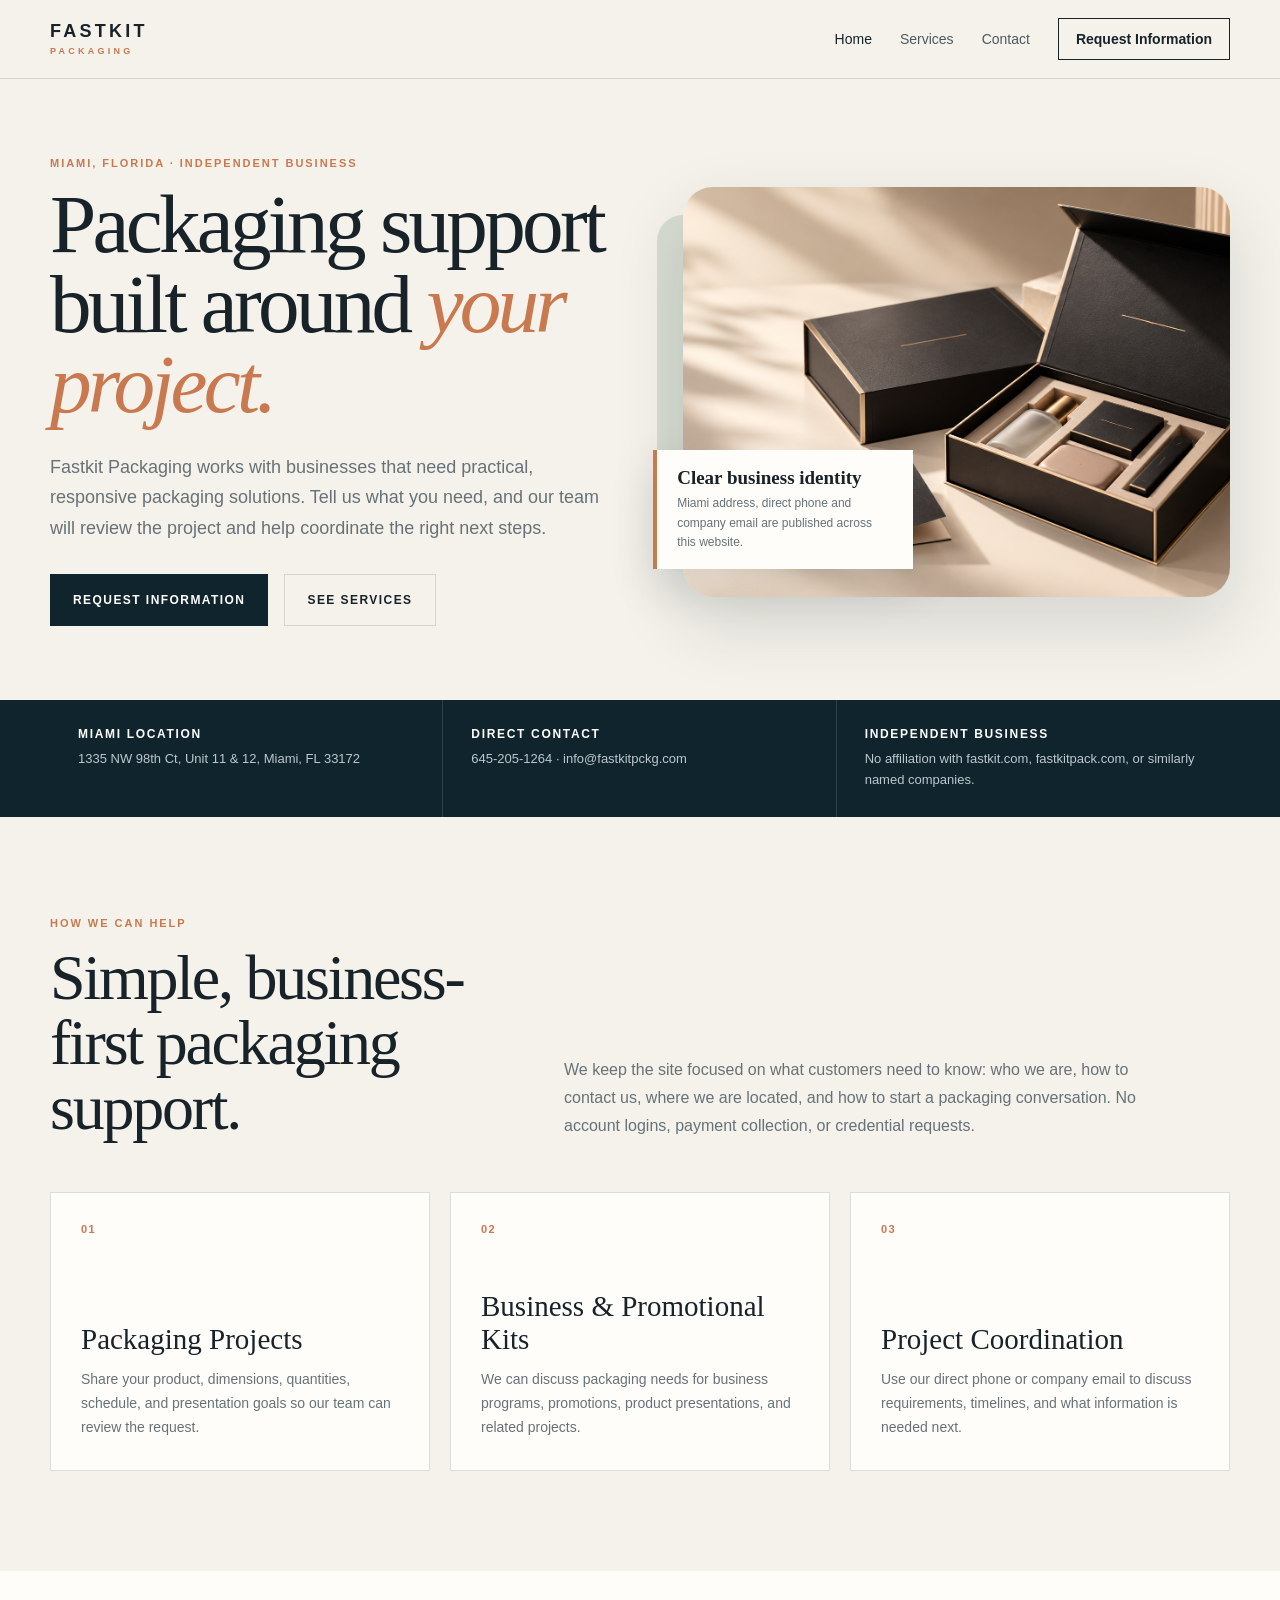
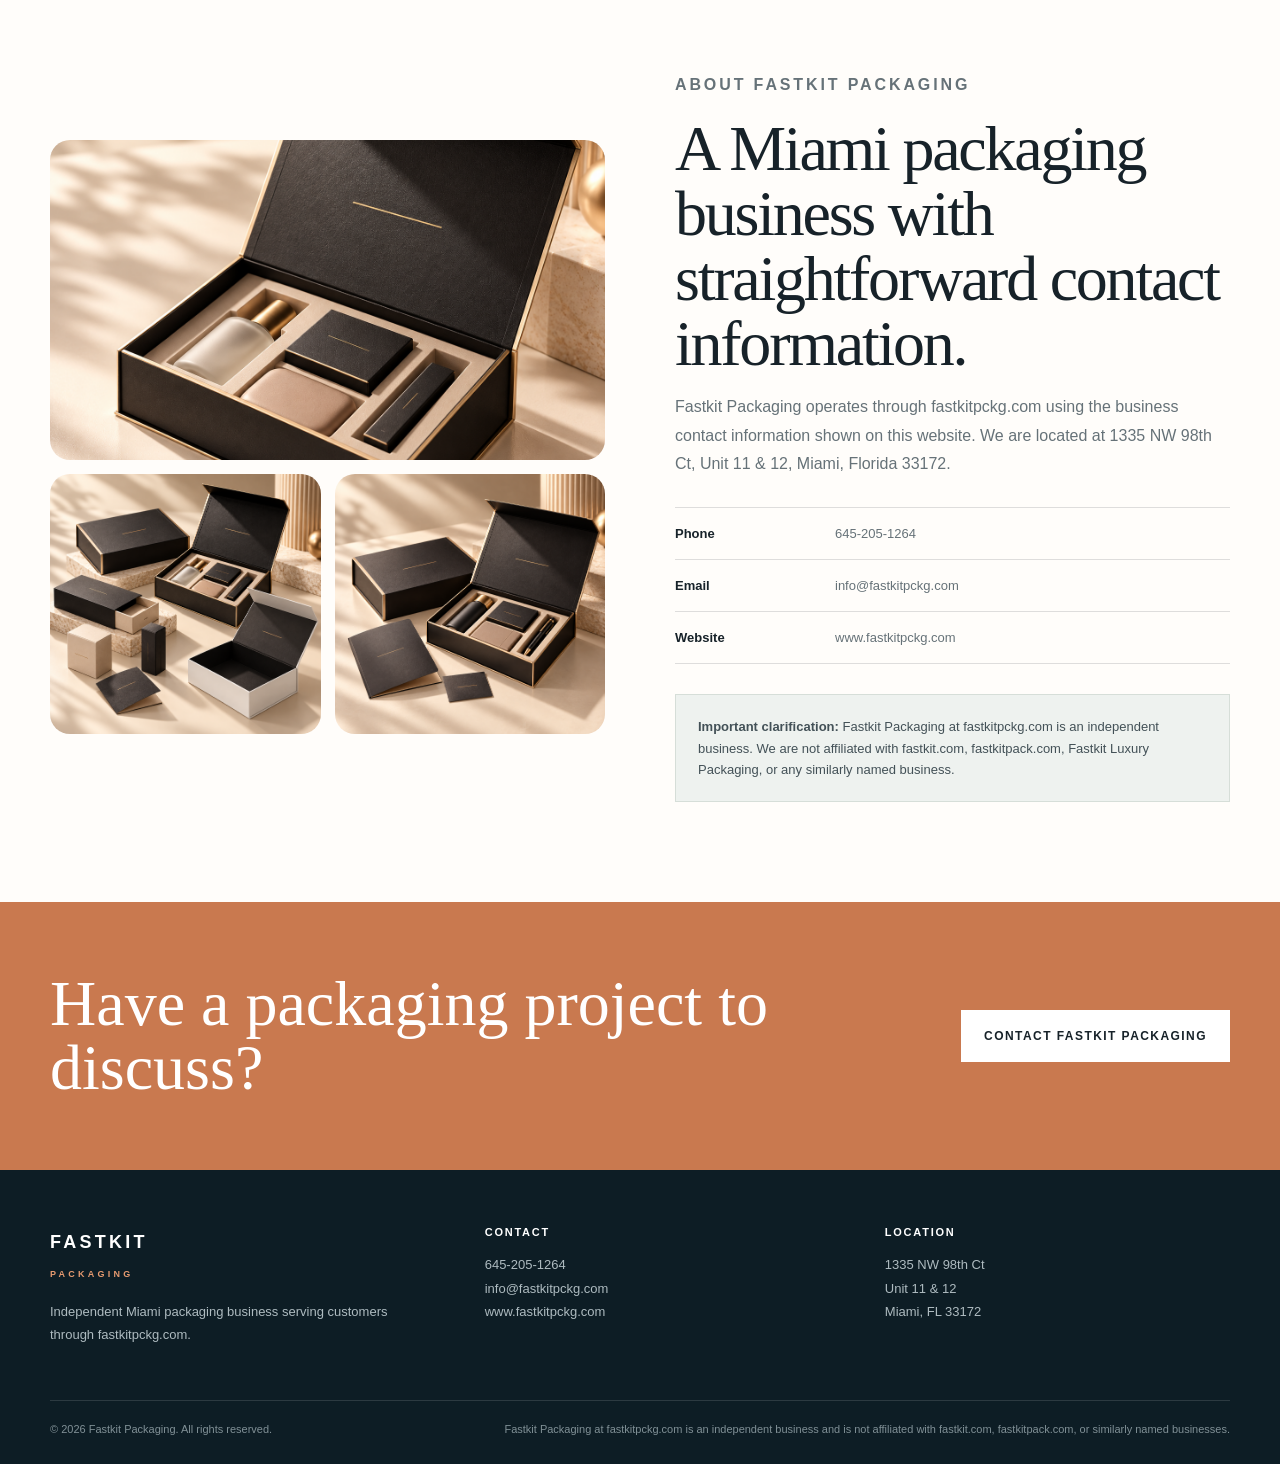
<file: index.html>
<!doctype html><html lang="en"><head><meta charset="utf-8"><meta name="viewport" content="width=device-width,initial-scale=1"><meta name="description" content="Fastkit Packaging is an independent Miami packaging business at 1335 NW 98th Ct, Unit 11 & 12, Miami, FL 33172."><meta name="theme-color" content="#10242e"><link rel="canonical" href="https://fastkitpckg.com/"><title>Fastkit Packaging | Miami Packaging Solutions</title><style>
:root{
  --ink:#172229;
  --navy:#10242e;
  --navy2:#183743;
  --cream:#f5f2eb;
  --paper:#fffdfa;
  --mist:#e8ece8;
  --sage:#9caf9e;
  --rust:#c9794f;
  --muted:#667278;
  --line:rgba(23,34,41,.14);
  --white:#fff;
  --shadow:0 28px 70px rgba(16,36,46,.14);
  --radius:26px;
  --serif:Georgia,'Times New Roman',serif;
  --sans:Inter,ui-sans-serif,-apple-system,BlinkMacSystemFont,'Segoe UI',Arial,sans-serif;
}
*{box-sizing:border-box}
html{scroll-behavior:smooth}
body{margin:0;background:var(--cream);color:var(--ink);font-family:var(--sans);-webkit-font-smoothing:antialiased}
a{color:inherit;text-decoration:none}
img{display:block;max-width:100%}
button,input,textarea,select{font:inherit}
.container{width:min(1180px,calc(100% - 48px));margin:0 auto}
.site-header{position:sticky;top:0;z-index:50;background:rgba(245,242,235,.92);backdrop-filter:blur(14px);border-bottom:1px solid var(--line)}
.navbar{display:flex;align-items:center;justify-content:space-between;min-height:78px;gap:30px}
.wordmark{display:flex;flex-direction:column;line-height:1}
.wordmark strong{font-size:18px;letter-spacing:.18em;font-weight:800}
.wordmark span{font-size:9px;letter-spacing:.36em;color:var(--rust);font-weight:800;margin-top:7px}
.nav{display:flex;align-items:center;gap:28px;font-size:14px}
.nav a{color:#4d5a60}.nav a:hover,.nav a.active{color:var(--ink)}
.nav-cta{padding:12px 17px;border:1px solid var(--ink);color:var(--ink)!important;font-weight:700}
.menu-btn{display:none;border:0;background:transparent;font-size:25px;color:var(--ink)}
.eyebrow{text-transform:uppercase;letter-spacing:.18em;font-size:11px;font-weight:800;color:var(--rust);margin:0 0 16px}
.hero{padding:78px 0 74px;overflow:hidden}
.hero-grid{display:grid;grid-template-columns:1.02fr .98fr;gap:64px;align-items:center}
.hero h1,.page-hero h1{font-family:var(--serif);font-weight:400;letter-spacing:-.045em;line-height:.96;margin:0}
.hero h1{font-size:clamp(55px,6.5vw,92px);max-width:760px}
.hero h1 em{font-weight:400;color:var(--rust)}
.hero-copy>p:not(.eyebrow){font-size:18px;line-height:1.7;color:var(--muted);max-width:650px;margin:27px 0 31px}
.actions{display:flex;align-items:center;gap:16px;flex-wrap:wrap}
.btn{display:inline-flex;align-items:center;justify-content:center;min-height:52px;padding:0 22px;background:var(--navy);color:white;font-size:12px;text-transform:uppercase;letter-spacing:.12em;font-weight:800;border:1px solid var(--navy)}
.btn:hover{background:var(--navy2)}
.btn.secondary{background:transparent;color:var(--ink);border-color:var(--line)}
.hero-media{position:relative}
.hero-media:before{content:'';position:absolute;left:-26px;top:28px;width:38%;height:76%;background:var(--sage);opacity:.33;z-index:-1;border-radius:26px}
.hero-media img{width:100%;aspect-ratio:4/3;object-fit:cover;border-radius:30px;box-shadow:var(--shadow)}
.hero-note{position:absolute;left:-30px;bottom:28px;background:var(--paper);padding:17px 20px;box-shadow:0 18px 45px rgba(16,36,46,.14);border-left:4px solid var(--rust);max-width:260px}
.hero-note strong{display:block;font-family:var(--serif);font-size:19px;margin-bottom:4px}.hero-note span{font-size:12px;line-height:1.55;color:var(--muted)}
.trust-strip{background:var(--navy);color:#e8eeee}
.trust-grid{display:grid;grid-template-columns:repeat(3,1fr)}
.trust-item{padding:27px 28px;border-right:1px solid rgba(255,255,255,.13)}.trust-item:last-child{border-right:0}
.trust-item strong{display:block;font-size:12px;text-transform:uppercase;letter-spacing:.14em;color:#fff;margin-bottom:8px}.trust-item span{font-size:13px;line-height:1.55;color:#bdc8cc}
.section{padding:100px 0}
.section.alt{background:var(--paper)}
.section-head{display:grid;grid-template-columns:.8fr 1.2fr;gap:70px;margin-bottom:52px;align-items:end}
.section-head h2,.split-copy h2,.contact-copy h2{font-family:var(--serif);font-size:clamp(42px,5vw,68px);line-height:1.02;font-weight:400;letter-spacing:-.035em;margin:0}
.section-head p:last-child{font-size:16px;line-height:1.75;color:var(--muted);margin:0;max-width:600px}
.cards{display:grid;grid-template-columns:repeat(3,1fr);gap:20px}
.card{background:var(--paper);border:1px solid var(--line);padding:30px;min-height:270px;display:flex;flex-direction:column;justify-content:space-between;transition:.25s ease}
.card:hover{transform:translateY(-5px);box-shadow:0 20px 45px rgba(16,36,46,.08)}
.card .num{font-size:11px;letter-spacing:.12em;color:var(--rust);font-weight:800}.card h3{font-family:var(--serif);font-size:29px;font-weight:400;margin:55px 0 12px}.card p{font-size:14px;line-height:1.7;color:var(--muted);margin:0}
.split{display:grid;grid-template-columns:1fr 1fr;gap:70px;align-items:center}
.split-media{display:grid;grid-template-columns:1fr 1fr;gap:14px}.split-media img{width:100%;height:260px;object-fit:cover;border-radius:20px}.split-media img:first-child{grid-column:1/-1;height:320px}
.split-copy p{font-size:16px;line-height:1.8;color:var(--muted)}
.fact-list{margin-top:28px;border-top:1px solid var(--line)}
.fact{display:grid;grid-template-columns:140px 1fr;gap:20px;padding:18px 0;border-bottom:1px solid var(--line);font-size:13px}.fact strong{color:var(--ink)}.fact span{color:var(--muted)}
.notice{margin-top:30px;background:#eef2ef;border:1px solid #d6ded8;padding:21px 22px;font-size:13px;line-height:1.65;color:#435157}
.cta-band{background:var(--rust);color:white;padding:70px 0}
.cta-inner{display:flex;justify-content:space-between;align-items:center;gap:40px}.cta-inner h2{font-family:var(--serif);font-size:clamp(38px,5vw,65px);font-weight:400;line-height:1;margin:0;max-width:780px}.cta-inner .btn{background:white;color:var(--ink);border-color:white;flex:0 0 auto}
.footer{background:#0d1d25;color:#c9d2d6;padding:56px 0 26px}.footer-grid{display:grid;grid-template-columns:1.1fr 1fr 1fr;gap:55px}.footer h4{color:white;font-size:11px;text-transform:uppercase;letter-spacing:.16em;margin:0 0 15px}.footer p,.footer a{font-size:13px;line-height:1.8;color:#aebbc0}.footer a:hover{color:white}.footer .wordmark strong{color:white}.footer .wordmark span{color:#e59a70}.footer-bottom{border-top:1px solid rgba(255,255,255,.13);margin-top:40px;padding-top:20px;display:flex;justify-content:space-between;gap:20px;flex-wrap:wrap;font-size:11px;line-height:1.6;color:#809096}
.page-hero{background:var(--navy);color:white;padding:86px 0 78px}.page-hero-grid{display:grid;grid-template-columns:1fr .82fr;gap:70px;align-items:end}.page-hero h1{font-size:clamp(52px,6vw,82px)}.page-hero p{font-size:16px;line-height:1.75;color:#bfcbcf;max-width:570px;margin:25px 0 0}.page-hero .eyebrow{color:#e69a72}
.service-grid{display:grid;grid-template-columns:repeat(2,1fr);gap:24px}.service-card{background:var(--paper);border:1px solid var(--line);overflow:hidden}.service-card img{width:100%;height:310px;object-fit:cover}.service-card .copy{padding:29px 31px 33px}.service-card h3{font-family:var(--serif);font-size:31px;font-weight:400;margin:0 0 10px}.service-card p{font-size:14px;line-height:1.7;color:var(--muted);margin:0}
.process{display:grid;grid-template-columns:repeat(4,1fr);border:1px solid var(--line)}.step{padding:32px 27px;border-right:1px solid var(--line)}.step:last-child{border-right:0}.step span{font-size:11px;color:var(--rust);font-weight:800;letter-spacing:.1em}.step h3{font-family:var(--serif);font-size:25px;font-weight:400;margin:50px 0 10px}.step p{font-size:13px;line-height:1.65;color:var(--muted);margin:0}
.contact-section{padding:88px 0}.contact-grid{display:grid;grid-template-columns:.8fr 1.2fr;gap:70px;align-items:start}.contact-copy{position:sticky;top:110px}.contact-copy p{font-size:15px;line-height:1.8;color:var(--muted)}.contact-details{margin-top:30px;border-top:1px solid var(--line)}.contact-row{display:grid;grid-template-columns:110px 1fr;gap:18px;padding:18px 0;border-bottom:1px solid var(--line);font-size:13px}.contact-row strong{color:var(--ink)}.contact-row a,.contact-row span{color:var(--muted)}
.form-panel{background:var(--paper);border:1px solid var(--line);padding:38px}.form-panel h2{font-family:var(--serif);font-size:38px;font-weight:400;margin:0 0 8px}.form-panel>p{font-size:13px;color:var(--muted);line-height:1.6;margin:0 0 28px}.form-grid{display:grid;grid-template-columns:1fr 1fr;gap:22px 18px}.form-grid label{display:flex;flex-direction:column;gap:8px}.form-grid label.full{grid-column:1/-1}.form-grid span{font-size:10px;text-transform:uppercase;letter-spacing:.12em;font-weight:800;color:#556168}.form-grid input,.form-grid textarea,.form-grid select{width:100%;background:#fbfaf6;border:1px solid #d8dbd6;padding:13px 14px;outline:none;color:var(--ink)}.form-grid input:focus,.form-grid textarea:focus,.form-grid select:focus{border-color:var(--navy)}.form-grid textarea{min-height:145px;resize:vertical}.form-actions{display:flex;align-items:center;gap:16px;margin-top:24px;flex-wrap:wrap}.form-note{font-size:11px;line-height:1.55;color:#788389;max-width:430px}.form-status{display:none;margin-top:18px;padding:15px 17px;background:#eaf3eb;border:1px solid #bdd0c0;font-size:13px;line-height:1.6;color:#37503b}.form-status.show{display:block}
.safety-box{margin-top:25px;border:1px solid #d8dbd6;background:#f8f7f2;padding:19px 20px}.safety-box strong{display:block;font-size:12px;margin-bottom:6px}.safety-box p{font-size:12px;line-height:1.65;color:var(--muted);margin:0}
@media(max-width:900px){
 .container{width:min(100% - 32px,1180px)}.menu-btn{display:block}.nav{display:none;position:absolute;top:78px;left:16px;right:16px;background:var(--cream);border:1px solid var(--line);padding:20px;flex-direction:column;align-items:stretch}.nav.open{display:flex}.nav-cta{text-align:center}.hero-grid,.page-hero-grid,.section-head,.split,.contact-grid{grid-template-columns:1fr}.hero{padding-top:55px}.hero-media{margin-top:10px}.hero-note{left:18px}.section-head{gap:22px}.cards{grid-template-columns:1fr 1fr}.process{grid-template-columns:1fr 1fr}.step:nth-child(2){border-right:0}.step:nth-child(-n+2){border-bottom:1px solid var(--line)}.footer-grid{grid-template-columns:1fr 1fr}.footer-grid>div:first-child{grid-column:1/-1}.contact-copy{position:static}.service-card img{height:270px}
}
@media(max-width:620px){
 .container{width:min(100% - 26px,1180px)}.hero h1{font-size:50px}.hero-copy>p:not(.eyebrow){font-size:16px}.hero-note{position:static;margin-top:14px;max-width:none}.trust-grid,.cards,.service-grid,.process,.form-grid,.footer-grid{grid-template-columns:1fr}.trust-item{border-right:0;border-bottom:1px solid rgba(255,255,255,.13)}.trust-item:last-child{border-bottom:0}.section{padding:76px 0}.split-media img,.split-media img:first-child{height:230px}.split-media{grid-template-columns:1fr}.fact{grid-template-columns:1fr;gap:6px}.cta-inner{flex-direction:column;align-items:flex-start}.step{border-right:0;border-bottom:1px solid var(--line)!important}.step:last-child{border-bottom:0!important}.footer-grid>div:first-child{grid-column:auto}.form-panel{padding:26px 20px}.form-grid label.full{grid-column:auto}.page-hero{padding:67px 0}.page-hero h1{font-size:50px}.contact-section{padding:65px 0}
}
</style></head><body><header class="site-header"><div class="container navbar">
<a class="wordmark" href="index.html"><strong>FASTKIT</strong><span>PACKAGING</span></a>
<button class="menu-btn" aria-label="Open navigation" data-menu>☰</button>
<nav class="nav" data-nav><a class="active" href="index.html">Home</a><a class="" href="services.html">Services</a><a class="" href="contact.html">Contact</a><a class="nav-cta" href="contact.html">Request Information</a></nav>
</div></header><main>
<section class="hero"><div class="container hero-grid">
  <div class="hero-copy"><p class="eyebrow">Miami, Florida · Independent business</p><h1>Packaging support built around <em>your project.</em></h1><p>Fastkit Packaging works with businesses that need practical, responsive packaging solutions. Tell us what you need, and our team will review the project and help coordinate the right next steps.</p><div class="actions"><a class="btn" href="contact.html">Request information</a><a class="btn secondary" href="services.html">See services</a></div></div>
  <div class="hero-media"><img src="hero-packaging.png" alt="Premium presentation packaging"><div class="hero-note"><strong>Clear business identity</strong><span>Miami address, direct phone and company email are published across this website.</span></div></div>
</div></section>
<section class="trust-strip"><div class="container trust-grid">
 <div class="trust-item"><strong>Miami location</strong><span>1335 NW 98th Ct, Unit 11 &amp; 12, Miami, FL 33172</span></div>
 <div class="trust-item"><strong>Direct contact</strong><span>645-205-1264 · info@fastkitpckg.com</span></div>
 <div class="trust-item"><strong>Independent business</strong><span>No affiliation with fastkit.com, fastkitpack.com, or similarly named companies.</span></div>
</div></section>
<section class="section"><div class="container"><div class="section-head"><div><p class="eyebrow">How we can help</p><h2>Simple, business-first packaging support.</h2></div><p>We keep the site focused on what customers need to know: who we are, how to contact us, where we are located, and how to start a packaging conversation. No account logins, payment collection, or credential requests.</p></div><div class="cards">
 <article class="card"><span class="num">01</span><div><h3>Packaging Projects</h3><p>Share your product, dimensions, quantities, schedule, and presentation goals so our team can review the request.</p></div></article>
 <article class="card"><span class="num">02</span><div><h3>Business &amp; Promotional Kits</h3><p>We can discuss packaging needs for business programs, promotions, product presentations, and related projects.</p></div></article>
 <article class="card"><span class="num">03</span><div><h3>Project Coordination</h3><p>Use our direct phone or company email to discuss requirements, timelines, and what information is needed next.</p></div></article>
</div></div></section>
<section class="section alt"><div class="container split"><div class="split-media"><img src="rigid-box.png" alt="Presentation box"><img src="retail-packaging.png" alt="Retail packaging"><img src="corporate-kit.png" alt="Business packaging kit"></div><div class="split-copy"><p class="eyebrow">About Fastkit Packaging</p><h2>A Miami packaging business with straightforward contact information.</h2><p>Fastkit Packaging operates through fastkitpckg.com using the business contact information shown on this website. We are located at 1335 NW 98th Ct, Unit 11 &amp; 12, Miami, Florida 33172.</p><div class="fact-list"><div class="fact"><strong>Phone</strong><span>645-205-1264</span></div><div class="fact"><strong>Email</strong><span>info@fastkitpckg.com</span></div><div class="fact"><strong>Website</strong><span>www.fastkitpckg.com</span></div></div><div class="notice"><strong>Important clarification:</strong> Fastkit Packaging at fastkitpckg.com is an independent business. We are not affiliated with fastkit.com, fastkitpack.com, Fastkit Luxury Packaging, or any similarly named business.</div></div></div></section>
<section class="cta-band"><div class="container cta-inner"><h2>Have a packaging project to discuss?</h2><a class="btn" href="contact.html">Contact Fastkit Packaging</a></div></section>
</main><footer class="footer"><div class="container">
<div class="footer-grid">
  <div><a class="wordmark" href="index.html"><strong>FASTKIT</strong><span>PACKAGING</span></a><p style="max-width:360px;margin-top:18px">Independent Miami packaging business serving customers through fastkitpckg.com.</p></div>
  <div><h4>Contact</h4><p><a href="tel:+16452051264">645-205-1264</a><br><a href="mailto:info@fastkitpckg.com">info@fastkitpckg.com</a><br><a href="https://www.fastkitpckg.com">www.fastkitpckg.com</a></p></div>
  <div><h4>Location</h4><p>1335 NW 98th Ct<br>Unit 11 &amp; 12<br>Miami, FL 33172</p></div>
</div>
<div class="footer-bottom"><span>© 2026 Fastkit Packaging. All rights reserved.</span><span>Fastkit Packaging at fastkitpckg.com is an independent business and is not affiliated with fastkit.com, fastkitpack.com, or similarly named businesses.</span></div>
</div></footer><script>const b=document.querySelector('[data-menu]'),n=document.querySelector('[data-nav]');if(b&&n){b.addEventListener('click',()=>n.classList.toggle('open'));}</script></body></html>
</file>
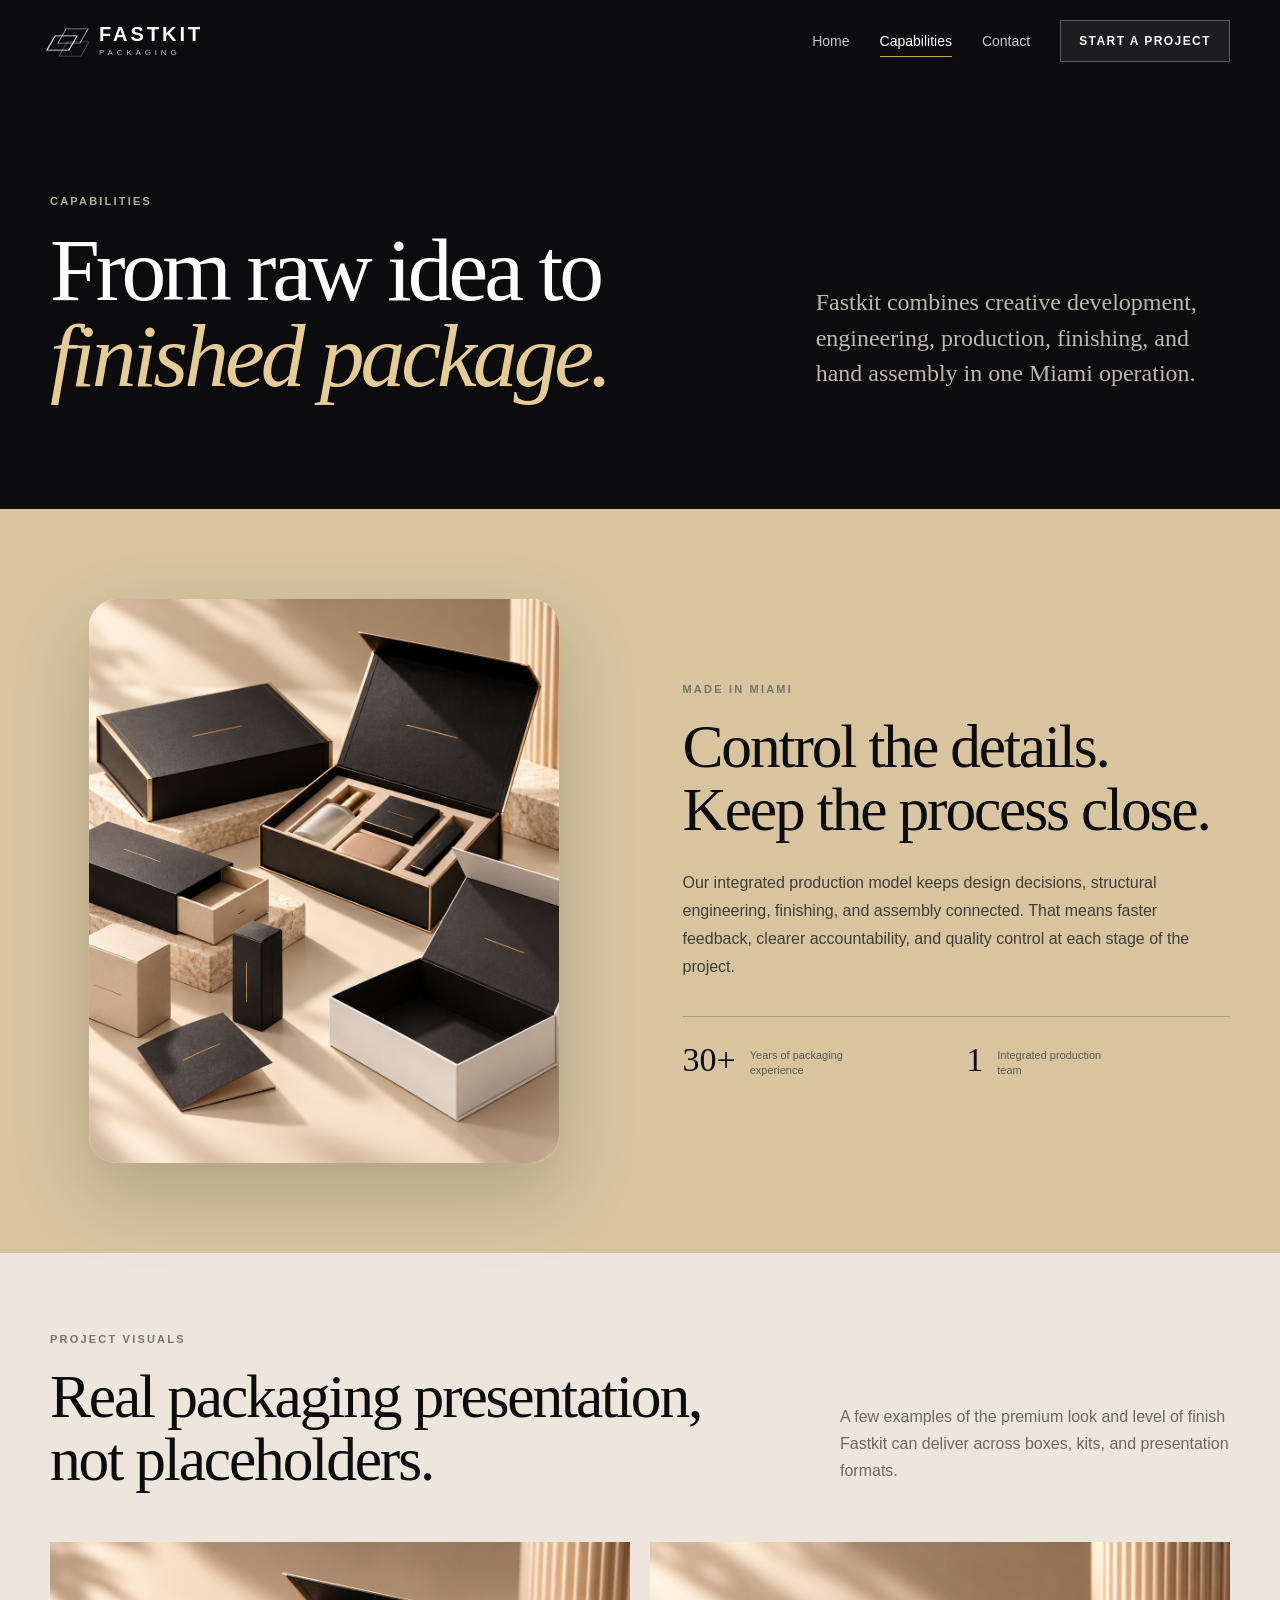
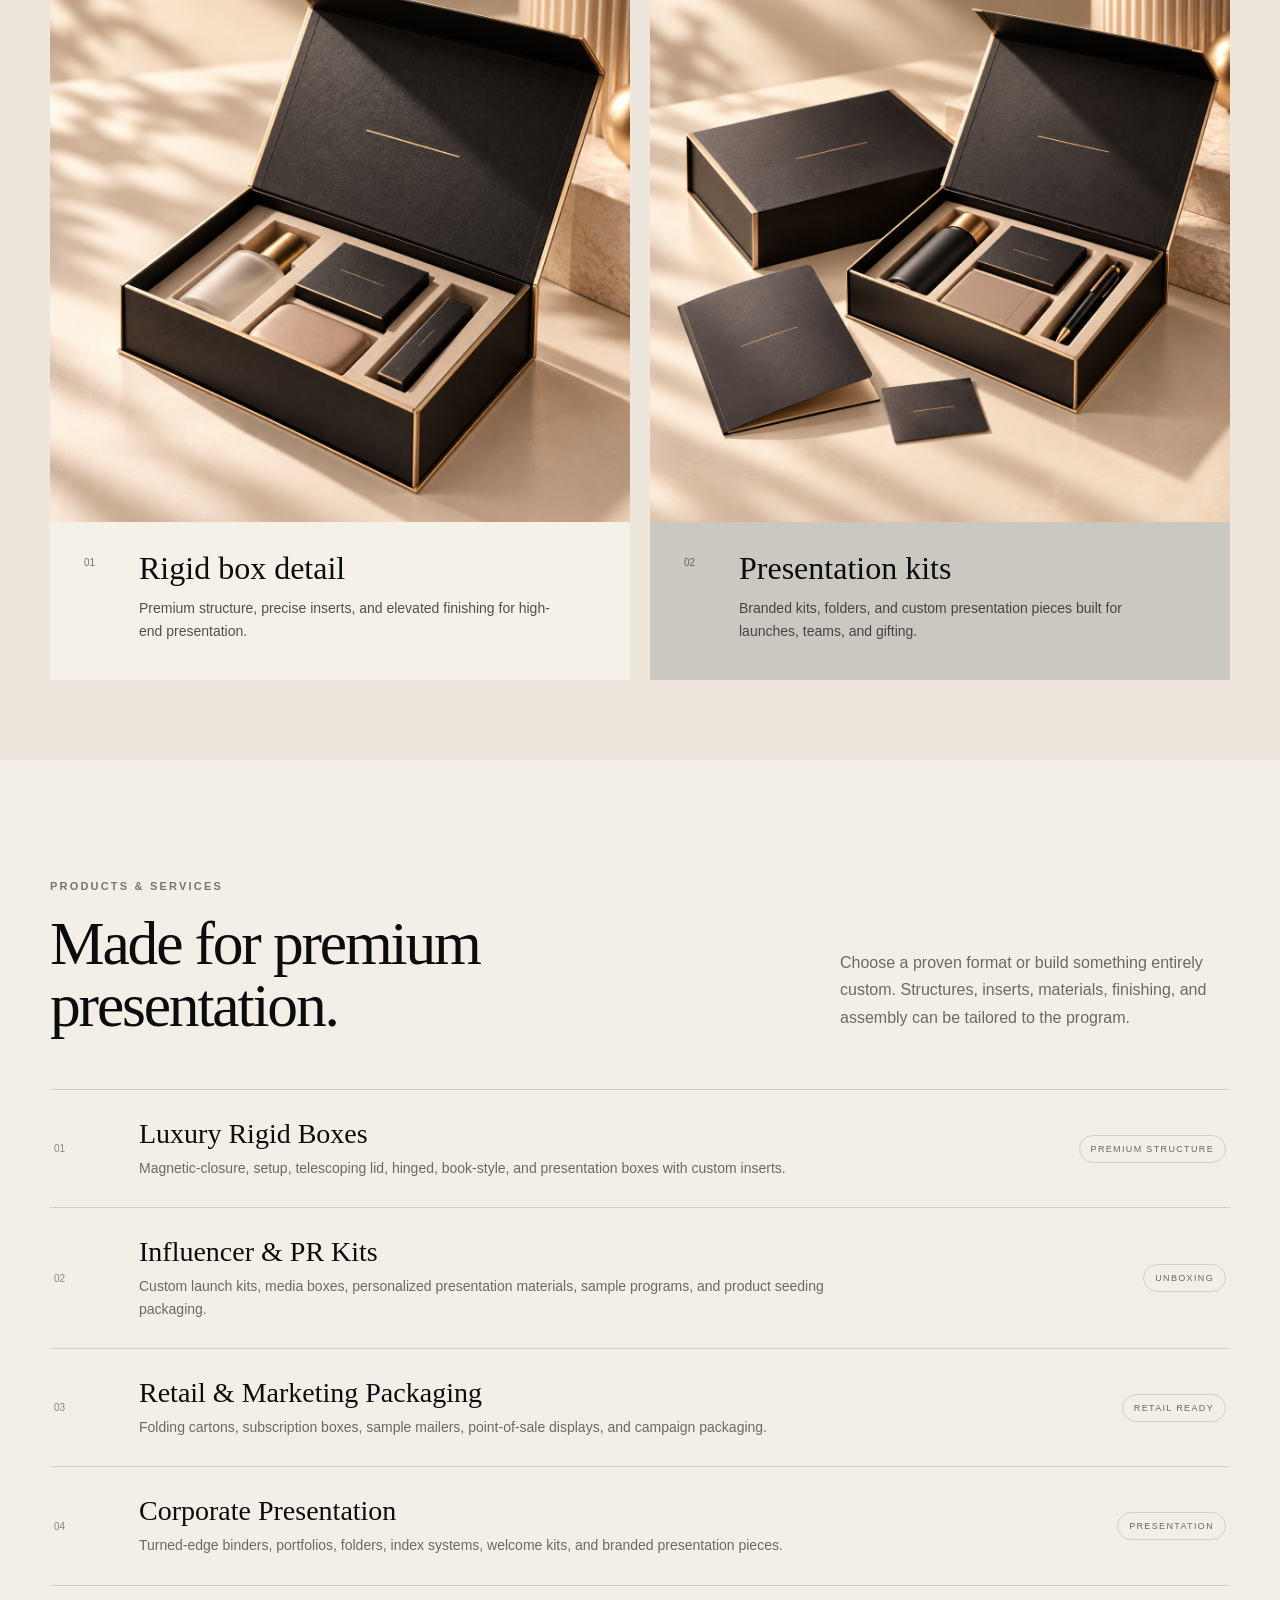
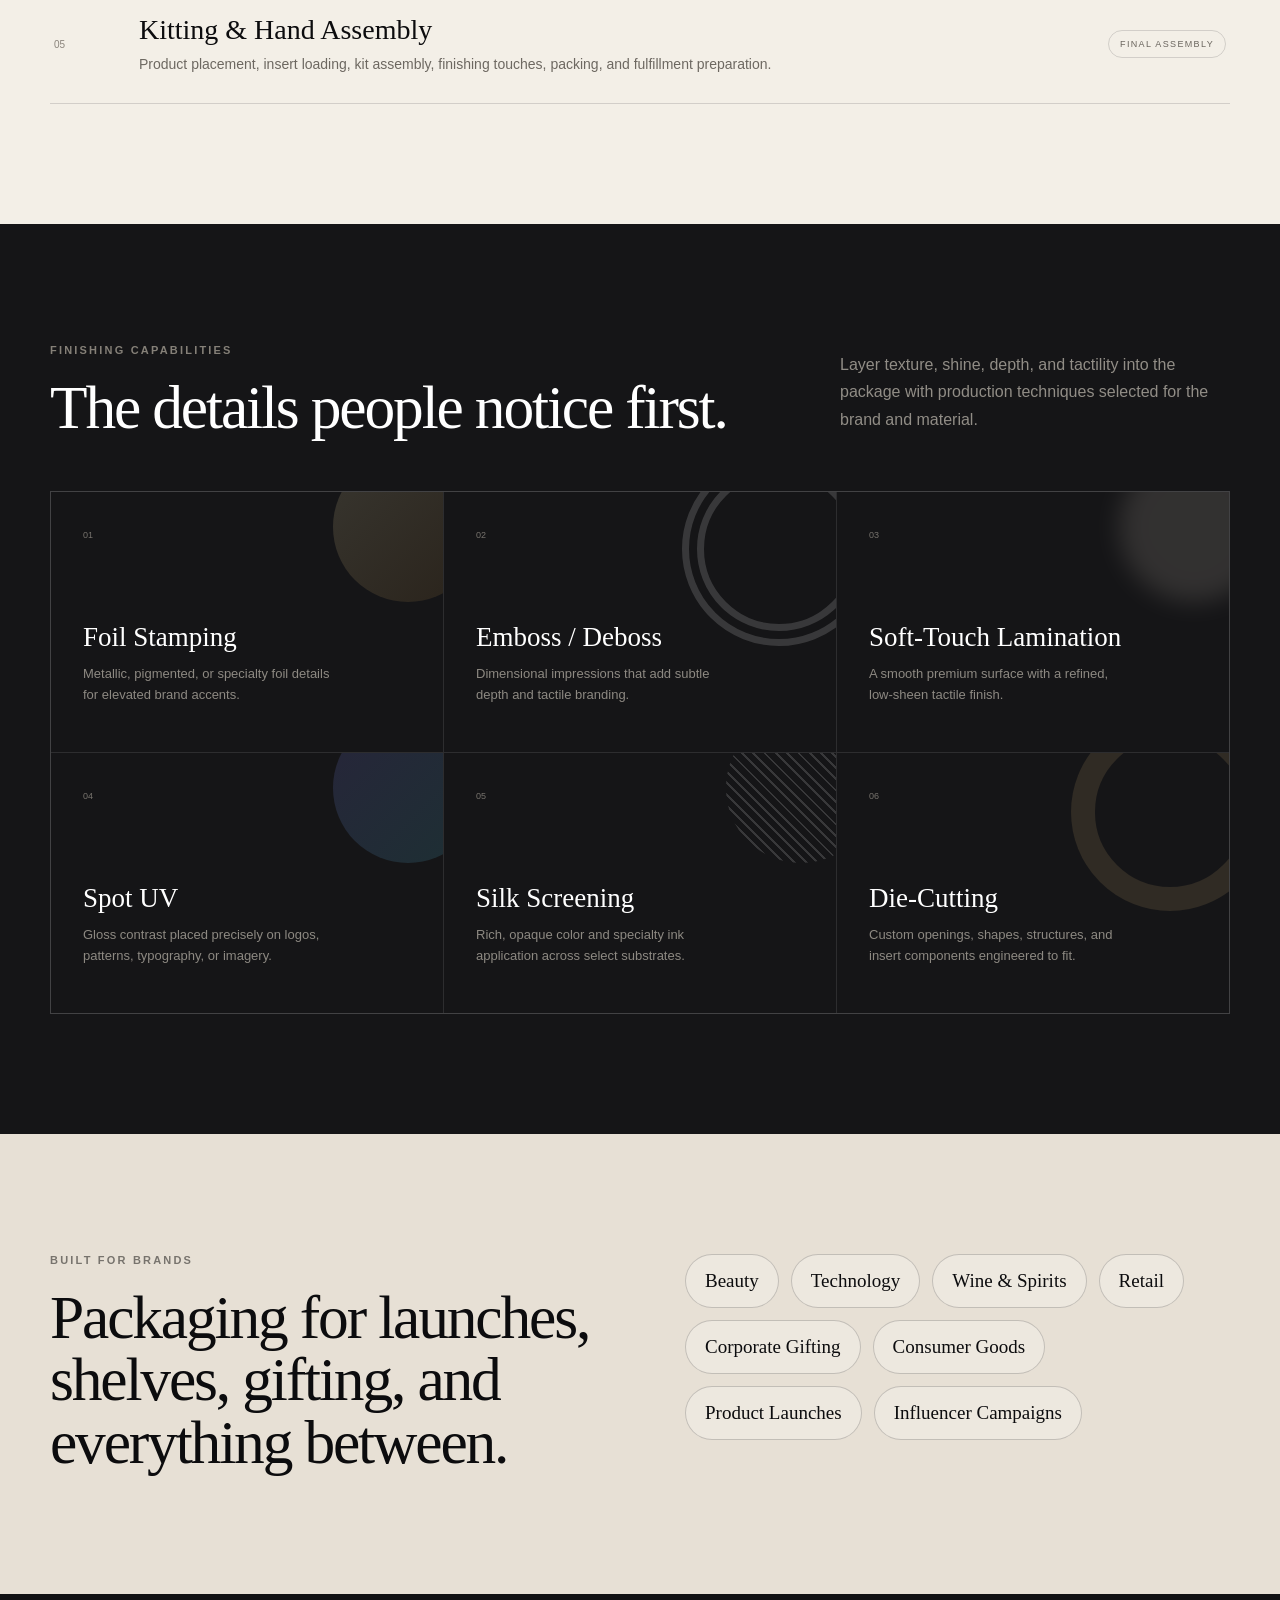
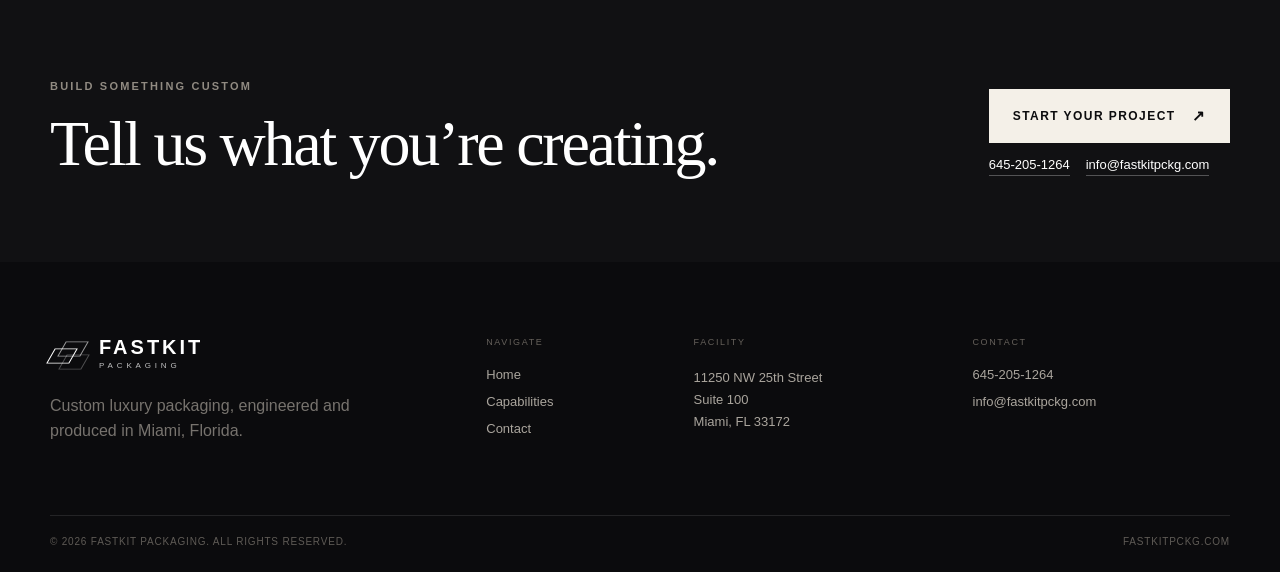
<file: capabilities.html>
<!doctype html>
<html lang="en">
<head>
  <meta charset="utf-8" />
  <meta name="viewport" content="width=device-width, initial-scale=1" />
  <meta name="description" content="Explore Fastkit Packaging capabilities: luxury rigid boxes, influencer kits, retail packaging, corporate presentation, specialty finishing, prototyping, and assembly." />
  <meta name="theme-color" content="#0d0d0f" />
  <link rel="canonical" href="https://fastkitpckg.com/capabilities.html" />
    <style>
:root{
  --ink:#0c0c0e;
  --ink-2:#171719;
  --paper:#f4f0e8;
  --paper-2:#e9e3d9;
  --white:#fff;
  --muted:#77736d;
  --line:rgba(12,12,14,.14);
  --gold:#c7a66a;
  --gold-2:#e5cc95;
  --radius:26px;
  --shadow:0 30px 80px rgba(0,0,0,.14);
  --serif:Georgia,"Times New Roman",serif;
  --sans:Inter,ui-sans-serif,-apple-system,BlinkMacSystemFont,"Segoe UI",Helvetica,Arial,sans-serif;
}
*{box-sizing:border-box}
html{scroll-behavior:smooth}
body{margin:0;background:var(--paper);color:var(--ink);font-family:var(--sans);-webkit-font-smoothing:antialiased}
a{color:inherit;text-decoration:none}
img{max-width:100%;display:block}
button,input,select,textarea{font:inherit}
button{cursor:pointer}
.container{width:min(1180px,calc(100% - 48px));margin:0 auto}
.site-header{position:fixed;inset:0 0 auto 0;z-index:100;padding:20px 0;transition:.3s ease;color:#fff}
.site-header.scrolled{background:rgba(12,12,14,.94);backdrop-filter:blur(16px);padding:12px 0;border-bottom:1px solid rgba(255,255,255,.08)}
.nav-wrap{display:flex;align-items:center;justify-content:space-between}
.brand{display:inline-flex;align-items:center;gap:13px;letter-spacing:.04em}
.brand-mark{position:relative;width:36px;height:34px;display:inline-block}
.brand-mark i{position:absolute;display:block;border:1.5px solid currentColor;width:20px;height:20px;transform:rotate(30deg) skewY(-30deg) scaleY(.86)}
.brand-mark i:nth-child(1){left:2px;top:9px}
.brand-mark i:nth-child(2){left:13px;top:2px;opacity:.58}
.brand-mark i:nth-child(3){left:14px;top:15px;opacity:.28}
.brand-copy{display:flex;flex-direction:column;line-height:.9}
.brand-copy strong{font-size:20px;letter-spacing:.15em;font-weight:700}
.brand-copy small{font-size:8px;letter-spacing:.48em;margin-top:6px;opacity:.74}
.nav{display:flex;align-items:center;gap:30px;font-size:14px}
.nav>a:not(.btn){position:relative;color:rgba(255,255,255,.78);transition:.25s}
.nav>a:not(.btn):hover,.nav>a.active{color:#fff}
.nav>a.active:after{content:"";position:absolute;left:0;right:0;bottom:-8px;height:1px;background:var(--gold)}
.nav-toggle{display:none;background:none;border:0;color:#fff;width:40px;height:40px;position:relative}
.nav-toggle span{position:absolute;left:8px;width:24px;height:1px;background:currentColor;transition:.25s}
.nav-toggle span:first-child{top:15px}.nav-toggle span:last-child{top:24px}
.btn{display:inline-flex;align-items:center;justify-content:center;gap:16px;min-height:54px;padding:0 23px;border:1px solid var(--ink);background:var(--ink);color:#fff;text-transform:uppercase;font-size:12px;letter-spacing:.12em;font-weight:700;transition:.25s ease}
.btn:hover{transform:translateY(-2px);background:#28282b;border-color:#28282b}
.btn span{font-size:15px}
.btn-small{min-height:42px;padding:0 18px;border-color:rgba(255,255,255,.28);background:rgba(255,255,255,.07)}
.btn-light{background:var(--paper);border-color:var(--paper);color:var(--ink)}
.btn-light:hover{background:#fff;border-color:#fff}
.eyebrow{margin:0 0 20px;text-transform:uppercase;font-size:11px;letter-spacing:.2em;font-weight:700;color:var(--muted)}
.text-link{display:inline-flex;gap:12px;align-items:center;border-bottom:1px solid currentColor;padding-bottom:5px;font-size:13px;font-weight:700;letter-spacing:.04em}
.text-link span{transition:.2s}.text-link:hover span{transform:translateX(4px)}
.hero{min-height:100vh;background:var(--ink);color:#fff;display:flex;align-items:center;overflow:hidden;position:relative;padding:125px 0 58px}
.hero:before{content:"";position:absolute;width:600px;height:600px;border:1px solid rgba(255,255,255,.07);border-radius:50%;left:-230px;bottom:-250px}
.hero-grid{display:grid;grid-template-columns:1.02fr .98fr;gap:36px;align-items:center;position:relative;z-index:2}
.hero-copy{padding:35px 0 20px}
.hero .eyebrow,.page-hero .eyebrow{color:#b3aca1}
h1,h2,h3,p{margin-top:0}
h1{font-family:var(--serif);font-size:clamp(54px,6vw,88px);font-weight:400;line-height:.96;letter-spacing:-.045em;margin:0 0 28px}
h1 em,h2 em{font-weight:400;color:var(--gold-2)}
.hero-text{max-width:650px;color:#bdb9b1;font-size:18px;line-height:1.7;margin-bottom:34px}
.hero-actions{display:flex;align-items:center;gap:27px;margin-bottom:58px}
.hero .text-link{color:#fff}
.proof-row{display:flex;gap:44px;border-top:1px solid rgba(255,255,255,.14);padding-top:25px;max-width:600px}
.proof-row div{display:flex;flex-direction:column;gap:4px}.proof-row strong{font-family:var(--serif);font-size:26px;font-weight:400}.proof-row span{font-size:11px;color:#8e8a83;text-transform:uppercase;letter-spacing:.12em}
.hero-art{min-height:660px;position:relative;display:flex;align-items:center;justify-content:center}
.glow{position:absolute;width:520px;height:520px;border-radius:50%;background:radial-gradient(circle,rgba(199,166,106,.19),rgba(199,166,106,0) 67%)}
.box-scene{position:relative;width:480px;height:480px;transform:rotate(-4deg)}
.box{position:absolute;display:flex;flex-direction:column;align-items:center;justify-content:center;box-shadow:0 45px 70px rgba(0,0,0,.44);letter-spacing:.14em}
.box-back{width:290px;height:215px;right:0;top:45px;background:#262629;border:1px solid rgba(255,255,255,.13);transform:rotate(12deg);font-size:14px;color:#8b877f}
.box-main{width:300px;height:300px;left:55px;bottom:15px;background:linear-gradient(145deg,#222225 0%,#0d0d0f 75%);border:1px solid rgba(255,255,255,.12);transform:rotate(-4deg);z-index:2}
.box-main .foil{font-family:var(--serif);font-size:72px;color:var(--gold);letter-spacing:-.08em}.box-main small{font-size:9px;color:#8d8983;margin-top:18px}
.box-lid{width:290px;height:165px;left:28px;top:80px;background:#dfd5c5;color:#161618;transform:rotate(-16deg);z-index:3;box-shadow:0 35px 65px rgba(0,0,0,.28)}
.box-lid span{font-family:var(--serif);font-size:29px;letter-spacing:.23em}.box-lid small{font-size:7px;letter-spacing:.35em;margin-top:8px;color:#68635c}
.art-caption{position:absolute;bottom:20px;right:0;width:240px;border-top:1px solid rgba(255,255,255,.25);padding-top:13px;display:grid;grid-template-columns:35px 1fr;gap:12px;color:#9e9991}.art-caption span{font-size:10px}.art-caption p{font-size:11px;line-height:1.6;margin:0}
.marquee{overflow:hidden;background:#d1ad6e;color:#111;padding:14px 0;border-bottom:1px solid rgba(0,0,0,.15)}
.marquee-track{display:flex;width:max-content;gap:25px;align-items:center;animation:marquee 28s linear infinite;text-transform:uppercase;font-size:11px;letter-spacing:.16em;font-weight:800}.marquee-track i{font-style:normal;font-size:9px}
@keyframes marquee{to{transform:translateX(-50%)}}
.section{padding:120px 0}
.intro-section{background:var(--paper)}
.split{display:grid;grid-template-columns:1fr 1fr;gap:90px;align-items:start}
.section-title h2,.section-head h2,.feature-copy h2,.contact-aside h2{font-family:var(--serif);font-size:clamp(42px,4.8vw,68px);font-weight:400;line-height:1.02;letter-spacing:-.035em;margin:0}
.intro-copy{max-width:570px}.intro-copy p{font-size:16px;line-height:1.75;color:#5c5852}.intro-copy .lead{font-size:22px;line-height:1.5;color:var(--ink);font-family:var(--serif)}
.intro-copy .text-link{margin-top:12px}
.product-section{background:#e5dfd4}
.section-head{display:flex;justify-content:space-between;gap:60px;align-items:end;margin-bottom:52px}.section-head>div{max-width:720px}.section-head>p{max-width:390px;line-height:1.7;color:#6d6860;margin-bottom:6px}
.product-grid{display:grid;grid-template-columns:1fr 1fr;gap:20px}
.product-card{min-height:560px;display:grid;grid-template-rows:1fr auto;overflow:hidden;position:relative}.product-card.dark{background:#111113;color:#fff}.product-card.light{background:#f5f1e9}.product-card.warm{background:#c3a06a}.product-card.stone{background:#cbc8c1}
.product-visual{min-height:355px;display:flex;align-items:center;justify-content:center;position:relative;overflow:hidden}.product-visual:before{content:"";position:absolute;width:330px;height:330px;border-radius:50%;border:1px solid currentColor;opacity:.08}
.card-copy{padding:28px 34px 36px;display:grid;grid-template-columns:45px 1fr;column-gap:10px}.card-num{font-size:10px;opacity:.55;padding-top:7px}.card-copy h3{font-family:var(--serif);font-size:32px;font-weight:400;margin:0 0 10px}.card-copy p{grid-column:2;font-size:14px;line-height:1.65;opacity:.7;max-width:430px;margin:0}
.mini-box{width:205px;height:205px;background:#f0e5d2;border:1px solid rgba(255,255,255,.2);box-shadow:28px 35px 50px rgba(0,0,0,.38);transform:rotate(-10deg);display:grid;place-items:center;color:#161618}.mini-box:before{content:"";position:absolute;width:190px;height:190px;border:1px solid rgba(12,12,14,.16)}.mini-box span{font-family:var(--serif);font-size:55px;color:#a17c44}
.kit-base{width:280px;height:190px;background:#1f2022;box-shadow:26px 32px 50px rgba(0,0,0,.17);transform:rotate(8deg);display:flex;align-items:center;justify-content:center;gap:13px;padding:25px}.kit-base:before{content:"FASTKIT";position:absolute;top:18px;left:22px;color:#fff;font-size:8px;letter-spacing:.2em}.kit-base i{width:56px;height:90px;background:#d7c8ae;border-radius:26px 26px 12px 12px}.kit-base i:nth-child(2){height:120px;background:#c5a976}.kit-base i:nth-child(3){height:72px;background:#e8e1d5}
.retail-stack{position:relative;width:250px;height:230px}.retail-stack i{position:absolute;width:165px;height:130px;background:#f1e8dc;border:1px solid rgba(0,0,0,.12);box-shadow:15px 20px 35px rgba(0,0,0,.16)}.retail-stack i:nth-child(1){left:10px;top:75px;transform:rotate(-8deg)}.retail-stack i:nth-child(2){left:70px;top:40px;background:#1a1a1c;transform:rotate(7deg)}.retail-stack i:nth-child(3){left:38px;top:10px;width:175px;height:95px;background:#d9c8ae;transform:rotate(-4deg)}
.binder{width:215px;height:275px;background:#3e3c3a;color:#d9c59a;box-shadow:20px 30px 45px rgba(0,0,0,.2);display:grid;place-items:center;transform:rotate(6deg);border-left:12px solid #2d2c2a}.binder span{font-family:var(--serif);font-size:28px;letter-spacing:.2em;transform:rotate(-90deg)}
.process-section{background:var(--paper)}
.process-grid{display:grid;grid-template-columns:repeat(4,1fr);border-top:1px solid var(--line);border-bottom:1px solid var(--line)}
.process-item{padding:31px 27px 38px;border-right:1px solid var(--line)}.process-item:last-child{border-right:0}.process-item>span{display:block;font-size:10px;color:#8d877f;margin-bottom:75px}.process-item h3{font-family:var(--serif);font-size:25px;font-weight:400}.process-item p{font-size:13px;line-height:1.65;color:#6c6760;margin:0}
.cta-section{background:#111113;color:#fff;padding:86px 0}.cta-inner{display:flex;align-items:end;justify-content:space-between;gap:40px}.cta-inner .eyebrow{color:#918b82}.cta-inner h2{font-family:var(--serif);font-size:clamp(44px,5vw,70px);font-weight:400;line-height:1;letter-spacing:-.035em;margin:0}
.site-footer{background:#0b0b0d;color:#fff;padding:75px 0 25px}.footer-grid{display:grid;grid-template-columns:1.35fr .55fr .8fr .9fr;gap:50px}.brand-footer{margin-bottom:22px}.footer-grid>div:first-child>p{color:#77736e;line-height:1.6;max-width:320px}.footer-grid>div:not(:first-child){display:flex;flex-direction:column;gap:12px;font-size:13px}.footer-grid a:not(.brand){color:#aaa59d}.footer-grid p{color:#aaa59d;line-height:1.7}.footer-label{text-transform:uppercase;letter-spacing:.18em;font-size:9px;color:#66615b;margin-bottom:8px}.footer-bottom{border-top:1px solid rgba(255,255,255,.1);margin-top:55px;padding-top:20px;display:flex;justify-content:space-between;color:#5f5b56;font-size:10px;letter-spacing:.08em;text-transform:uppercase}
.page-hero{background:var(--ink);color:#fff;padding:195px 0 110px}.page-hero-grid{display:grid;grid-template-columns:1.25fr .75fr;gap:75px;align-items:end}.page-hero h1{font-size:clamp(58px,7vw,94px);margin:0}.page-hero .lead{font-family:var(--serif);font-size:24px;line-height:1.48;color:#bcb7ae;margin:0 0 7px}
.capability-feature{background:#d8c5a0;padding:90px 0}.capability-feature-grid{display:grid;grid-template-columns:1fr 1fr;gap:85px;align-items:center}.capability-art{min-height:520px;display:grid;place-items:center}.machine-card{width:380px;height:430px;background:#121214;color:#fff;box-shadow:var(--shadow);padding:35px;position:relative;display:flex;flex-direction:column;justify-content:flex-end}.machine-label{position:absolute;top:28px;left:30px;font-size:9px;letter-spacing:.2em;color:#aba49a}.machine-lines{position:absolute;top:80px;left:35px;right:35px;height:190px;background:repeating-linear-gradient(90deg,transparent 0 21px,rgba(255,255,255,.08) 21px 22px),repeating-linear-gradient(0deg,transparent 0 21px,rgba(255,255,255,.08) 21px 22px)}.machine-card strong{font-family:var(--serif);font-size:78px;font-weight:400;line-height:.9;color:#e3c98e}.machine-card small{font-size:9px;letter-spacing:.25em;color:#8f8a83;margin-top:13px}.feature-copy p:not(.eyebrow){line-height:1.75;color:#403d38;font-size:16px}.feature-copy h2{margin-bottom:28px}.feature-stats{display:grid;grid-template-columns:1fr 1fr;gap:20px;border-top:1px solid rgba(0,0,0,.2);margin-top:35px;padding-top:24px}.feature-stats div{display:flex;gap:14px;align-items:flex-end}.feature-stats strong{font-family:var(--serif);font-size:34px;font-weight:400}.feature-stats span{font-size:11px;max-width:120px;color:#5f5951;line-height:1.4}
.capability-list-section{background:#f3efe7}.capability-list{border-top:1px solid var(--line)}.cap-row{display:grid;grid-template-columns:55px 1fr auto;gap:30px;align-items:center;border-bottom:1px solid var(--line);padding:28px 4px}.cap-index{font-size:10px;color:#8b857d}.cap-row h3{font-family:var(--serif);font-size:28px;font-weight:400;margin:0 0 7px}.cap-row p{font-size:14px;line-height:1.6;color:#6d6861;margin:0;max-width:690px}.cap-tag{font-size:9px;text-transform:uppercase;letter-spacing:.15em;border:1px solid var(--line);padding:8px 11px;border-radius:30px;color:#6a655e}
.finishes-section{padding:120px 0;background:#151517;color:#fff}.finishes-section .section-head>p{color:#918d86}.finishes-section .eyebrow{color:#858078}.finish-grid{display:grid;grid-template-columns:repeat(3,1fr);gap:1px;background:rgba(255,255,255,.1);border:1px solid rgba(255,255,255,.1)}.finish-card{min-height:260px;background:#151517;padding:32px;position:relative;overflow:hidden}.finish-card:after{content:"";position:absolute;width:150px;height:150px;border-radius:50%;right:-40px;top:-40px;opacity:.15}.finish-card span{font-size:9px;color:#77736d}.finish-card h3{font-family:var(--serif);font-size:27px;font-weight:400;margin:80px 0 10px}.finish-card p{font-size:13px;line-height:1.65;color:#8d8982;max-width:260px}.foil-card:after{background:linear-gradient(135deg,#fff1ba,#9d6f2e)}.emboss-card:after{border:22px double #fff}.soft-card:after{background:#d8cdc0;filter:blur(12px)}.uv-card:after{background:linear-gradient(135deg,#8c80ff,#4ac8d4)}.screen-card:after{background:repeating-linear-gradient(45deg,#fff 0 2px,transparent 2px 8px)}.die-card:after{border:24px solid #c7a66a}
.industries-section{background:#e7e0d5}.industry-cloud{display:flex;flex-wrap:wrap;gap:12px}.industry-cloud span{border:1px solid rgba(0,0,0,.18);border-radius:40px;padding:15px 19px;font-family:var(--serif);font-size:19px;background:rgba(255,255,255,.25)}
.contact-hero{padding-bottom:90px}.contact-section{background:#d9c9ab;padding:95px 0}.contact-grid{display:grid;grid-template-columns:.75fr 1.25fr;gap:80px;align-items:start}.contact-aside{position:sticky;top:120px}.contact-aside h2{font-size:50px;margin-bottom:25px}.contact-aside>p:not(.eyebrow){font-size:15px;line-height:1.75;color:#514d46;max-width:410px}.address-card,.contact-note{border-top:1px solid rgba(0,0,0,.18);padding-top:22px;margin-top:34px;display:grid;grid-template-columns:80px 1fr;gap:15px}.address-card span,.contact-note span{font-size:9px;text-transform:uppercase;letter-spacing:.16em;font-weight:700}.address-card p,.contact-note p{font-family:var(--serif);font-size:19px;line-height:1.55;margin:0}.contact-note p{font-family:var(--sans);font-size:13px;color:#5d574f}
.form-panel{background:#f4f0e8;padding:44px;box-shadow:0 30px 70px rgba(65,51,31,.15)}.form-heading{border-bottom:1px solid var(--line);padding-bottom:25px;margin-bottom:29px;display:flex;flex-direction:column;gap:8px}.form-heading span{text-transform:uppercase;letter-spacing:.18em;font-size:9px;color:#817b72}.form-heading strong{font-family:var(--serif);font-size:35px;font-weight:400}.form-grid{display:grid;grid-template-columns:1fr 1fr;gap:24px 18px}.form-grid label{display:flex;flex-direction:column;gap:9px}.form-grid label.full{grid-column:1/-1}.form-grid label>span{font-size:10px;text-transform:uppercase;letter-spacing:.13em;font-weight:700;color:#615d57}.form-grid input,.form-grid select,.form-grid textarea{width:100%;border:0;border-bottom:1px solid #bcb5aa;background:transparent;padding:12px 0 13px;outline:none;border-radius:0;color:var(--ink);transition:.2s}.form-grid textarea{resize:vertical;min-height:130px}.form-grid input:focus,.form-grid select:focus,.form-grid textarea:focus{border-color:#111}.form-grid input.invalid,.form-grid textarea.invalid{border-color:#a52d2d}.form-actions{display:flex;align-items:center;gap:22px;margin-top:33px}.form-actions small{font-size:10px;line-height:1.5;color:#827c73;max-width:260px}.form-success{display:none;margin-top:25px;background:#e3efdf;border:1px solid #b7ceb0;padding:17px 19px;align-items:center;gap:13px}.form-success.show{display:flex}.form-success i{width:28px;height:28px;border-radius:50%;background:#356b3b;color:white;display:grid;place-items:center;font-style:normal}.form-success div{display:flex;flex-direction:column;gap:3px}.form-success strong{font-size:13px}.form-success span{font-size:12px;color:#516451}
.contact-bottom{background:#ece6dc;padding:95px 0}.contact-bottom-inner{text-align:center;border:1px solid var(--line);padding:75px 35px}.contact-bottom-inner span{font-size:9px;letter-spacing:.27em;color:#888177}.contact-bottom-inner h2{font-family:var(--serif);font-size:clamp(42px,5vw,69px);font-weight:400;margin:20px 0 0}
.reveal{opacity:0;transform:translateY(18px);transition:opacity .75s ease,transform .75s ease}.reveal.visible{opacity:1;transform:none}.reveal-delay{transition-delay:.12s}
@media (prefers-reduced-motion:reduce){*{scroll-behavior:auto}.reveal{opacity:1;transform:none;transition:none}.marquee-track{animation:none}}
@media(max-width:900px){
  .container{width:min(100% - 32px,1180px)}
  .site-header{padding:15px 0}.nav-toggle{display:block}.nav{position:absolute;left:16px;right:16px;top:72px;background:#111113;border:1px solid rgba(255,255,255,.1);padding:22px;display:none;flex-direction:column;align-items:stretch;gap:20px}.nav.open{display:flex}.nav .btn{width:100%}.nav>a.active:after{display:none}
  .hero{min-height:auto;padding:125px 0 60px}.hero-grid,.page-hero-grid,.split,.capability-feature-grid,.contact-grid{grid-template-columns:1fr;gap:45px}.hero-art{min-height:500px}.box-scene{transform:scale(.85) rotate(-4deg)}.proof-row{gap:25px;justify-content:space-between}.hero-actions{margin-bottom:42px}
  .section{padding:85px 0}.section-head{flex-direction:column;align-items:flex-start;gap:22px}.product-card{min-height:510px}.process-grid{grid-template-columns:1fr 1fr}.process-item:nth-child(2){border-right:0}.process-item{border-bottom:1px solid var(--line)}
  .cta-inner{flex-direction:column;align-items:flex-start}.footer-grid{grid-template-columns:1.2fr 1fr;gap:45px}.footer-grid>div:first-child{grid-column:1/-1}
  .page-hero{padding:150px 0 75px}.capability-art{min-height:430px}.contact-aside{position:static}.finish-grid{grid-template-columns:1fr 1fr}
}
@media(max-width:620px){
  h1{font-size:50px}.hero-text{font-size:16px}.hero-actions{align-items:flex-start;flex-direction:column}.proof-row{display:grid;grid-template-columns:repeat(3,1fr);gap:12px}.proof-row strong{font-size:21px}.proof-row span{font-size:8px}
  .hero-art{min-height:400px}.box-scene{transform:scale(.66) rotate(-4deg)}.art-caption{display:none}.section-title h2,.section-head h2,.feature-copy h2,.contact-aside h2{font-size:40px}.product-grid,.process-grid,.finish-grid{grid-template-columns:1fr}.product-card{min-height:500px}.process-item{border-right:0}.process-item>span{margin-bottom:40px}.cta-inner h2{font-size:42px}
  .footer-grid{grid-template-columns:1fr}.footer-grid>div:first-child{grid-column:auto}.footer-bottom{flex-direction:column;gap:8px}.page-hero h1{font-size:52px}.machine-card{width:min(100%,340px);height:390px}.cap-row{grid-template-columns:35px 1fr}.cap-tag{display:none}.form-panel{padding:28px 20px}.form-grid{grid-template-columns:1fr}.form-grid label.full{grid-column:auto}.form-actions{align-items:flex-start;flex-direction:column}.contact-section{padding:70px 0}.contact-bottom{padding:70px 0}
}


.hero-photo-wrap{position:relative;border-radius:30px;overflow:hidden;box-shadow:0 40px 95px rgba(0,0,0,.30);background:#151517}.hero-photo{width:100%;height:660px;object-fit:cover;display:block}.hero-photo-wrap:after{content:"";position:absolute;inset:0;background:linear-gradient(180deg,rgba(12,12,14,.04),rgba(12,12,14,.18))}.hero-image-badge{position:absolute;left:24px;bottom:24px;z-index:2;background:rgba(255,255,255,.9);backdrop-filter:blur(10px);padding:14px 16px;border-radius:18px;color:#111;box-shadow:0 20px 35px rgba(0,0,0,.15)}.hero-image-badge strong{display:block;font-size:11px;letter-spacing:.18em;text-transform:uppercase;margin-bottom:4px}.hero-image-badge span{font-size:12px;color:#5f5b56}.product-visual{padding:0;min-height:355px}.product-visual:before{display:none}.product-photo{width:100%;height:100%;min-height:355px;object-fit:cover;display:block;transition:transform .45s ease}.product-card:hover .product-photo{transform:scale(1.03)}.capability-photo-card,.contact-image-card{position:relative;overflow:hidden;border-radius:28px;box-shadow:0 30px 80px rgba(0,0,0,.18);background:#fff}.capability-photo-card img,.contact-image-card img{width:100%;height:100%;display:block;object-fit:cover}.capability-photo-card{width:min(100%,470px);aspect-ratio:5/6}.contact-image-card{margin-top:34px;aspect-ratio:4/3}.contact-image-card:after{content:"";position:absolute;inset:auto 18px 18px 18px;background:rgba(12,12,14,.78);color:#fff;border-radius:18px;padding:16px 18px 15px;display:block}.contact-image-card .image-caption{position:absolute;left:18px;bottom:18px;right:18px;z-index:2;background:rgba(12,12,14,.78);color:#fff;border-radius:18px;padding:15px 18px}.contact-image-card .image-caption strong{display:block;text-transform:uppercase;letter-spacing:.18em;font-size:10px;margin-bottom:6px}.contact-image-card .image-caption span{display:block;font-size:13px;line-height:1.5;color:#d6d1c9}@media(max-width:900px){.hero-photo{height:500px}.capability-photo-card{width:100%;max-width:none}}@media(max-width:620px){.hero-photo{height:360px}.product-photo{min-height:280px}}


/* Contact information block */
.cta-actions{display:flex;flex-direction:column;align-items:flex-start;gap:14px}
.cta-contact{display:flex;flex-wrap:wrap;gap:8px 16px;align-items:center;font-size:13px;color:#bdb8af}
.cta-contact a{color:#fff;border-bottom:1px solid rgba(255,255,255,.28);padding-bottom:3px}
.cta-contact a:hover{border-color:var(--gold);color:var(--gold-2)}
.contact-direct{border:1px solid rgba(0,0,0,.18);background:rgba(255,255,255,.2);padding:22px 24px;margin-top:30px}
.contact-direct>span{display:block;font-size:9px;text-transform:uppercase;letter-spacing:.16em;font-weight:700;margin-bottom:13px}
.contact-direct-links{display:flex;flex-direction:column;gap:8px;font-family:var(--serif);font-size:20px;line-height:1.35}
.contact-direct-links a{color:inherit;text-decoration:none}
.contact-direct-links a:hover{text-decoration:underline;text-underline-offset:4px}

</style>
  <title>Capabilities | Fastkit Packaging</title>
</head>
<!-- FASTKIT CONTACT UPDATE 2026-09-29 -->
<body>
  <header class="site-header" data-header>
    <div class="container nav-wrap">
      <a class="brand" href="index.html" aria-label="Fastkit Packaging home"><span class="brand-mark" aria-hidden="true"><i></i><i></i><i></i></span><span class="brand-copy"><strong>FASTKIT</strong><small>PACKAGING</small></span></a>
      <button class="nav-toggle" aria-label="Open navigation" aria-expanded="false" data-nav-toggle><span></span><span></span></button>
      <nav class="nav" data-nav><a href="index.html">Home</a><a class="active" href="capabilities.html">Capabilities</a><a href="contact.html">Contact</a><a class="btn btn-small" href="contact.html">Start a Project</a></nav>
    </div>
  </header>

  <main>
    <section class="page-hero capability-hero">
      <div class="container page-hero-grid">
        <div class="reveal"><p class="eyebrow">Capabilities</p><h1>From raw idea to <em>finished package.</em></h1></div>
        <div class="reveal reveal-delay"><p class="lead">Fastkit combines creative development, engineering, production, finishing, and hand assembly in one Miami operation.</p></div>
      </div>
    </section>

    <section class="capability-feature">
      <div class="container capability-feature-grid">
        <div class="capability-art reveal">
          <div class="capability-photo-card"><img src="retail-packaging.png" alt="Fastkit luxury packaging assortment" /></div>
        </div>
        <div class="feature-copy reveal reveal-delay">
          <p class="eyebrow">Made in Miami</p>
          <h2>Control the details. Keep the process close.</h2>
          <p>Our integrated production model keeps design decisions, structural engineering, finishing, and assembly connected. That means faster feedback, clearer accountability, and quality control at each stage of the project.</p>
          <div class="feature-stats"><div><strong>30+</strong><span>Years of packaging experience</span></div><div><strong>1</strong><span>Integrated production team</span></div></div>
        </div>
      </div>
    </section>

    <section class="section" style="background:#ece6dc;padding-top:80px;padding-bottom:80px;">
      <div class="container">
        <div class="section-head reveal"><div><p class="eyebrow">Project visuals</p><h2>Real packaging presentation, not placeholders.</h2></div><p>A few examples of the premium look and level of finish Fastkit can deliver across boxes, kits, and presentation formats.</p></div>
        <div class="product-grid">
          <article class="product-card light reveal">
            <div class="product-visual"><img class="product-photo" src="rigid-box.png" alt="Luxury rigid box close-up" /></div>
            <div class="card-copy"><span class="card-num">01</span><h3>Rigid box detail</h3><p>Premium structure, precise inserts, and elevated finishing for high-end presentation.</p></div>
          </article>
          <article class="product-card stone reveal reveal-delay">
            <div class="product-visual"><img class="product-photo" src="corporate-kit.png" alt="Corporate presentation kit" /></div>
            <div class="card-copy"><span class="card-num">02</span><h3>Presentation kits</h3><p>Branded kits, folders, and custom presentation pieces built for launches, teams, and gifting.</p></div>
          </article>
        </div>
      </div>
    </section>

    <section class="section capability-list-section">
      <div class="container">
        <div class="section-head reveal"><div><p class="eyebrow">Products & services</p><h2>Made for premium presentation.</h2></div><p>Choose a proven format or build something entirely custom. Structures, inserts, materials, finishing, and assembly can be tailored to the program.</p></div>
        <div class="capability-list">
          <article class="cap-row reveal"><span class="cap-index">01</span><div><h3>Luxury Rigid Boxes</h3><p>Magnetic-closure, setup, telescoping lid, hinged, book-style, and presentation boxes with custom inserts.</p></div><span class="cap-tag">Premium structure</span></article>
          <article class="cap-row reveal"><span class="cap-index">02</span><div><h3>Influencer & PR Kits</h3><p>Custom launch kits, media boxes, personalized presentation materials, sample programs, and product seeding packaging.</p></div><span class="cap-tag">Unboxing</span></article>
          <article class="cap-row reveal"><span class="cap-index">03</span><div><h3>Retail & Marketing Packaging</h3><p>Folding cartons, subscription boxes, sample mailers, point-of-sale displays, and campaign packaging.</p></div><span class="cap-tag">Retail ready</span></article>
          <article class="cap-row reveal"><span class="cap-index">04</span><div><h3>Corporate Presentation</h3><p>Turned-edge binders, portfolios, folders, index systems, welcome kits, and branded presentation pieces.</p></div><span class="cap-tag">Presentation</span></article>
          <article class="cap-row reveal"><span class="cap-index">05</span><div><h3>Kitting & Hand Assembly</h3><p>Product placement, insert loading, kit assembly, finishing touches, packing, and fulfillment preparation.</p></div><span class="cap-tag">Final assembly</span></article>
        </div>
      </div>
    </section>

    <section class="finishes-section">
      <div class="container">
        <div class="section-head reveal"><div><p class="eyebrow">Finishing capabilities</p><h2>The details people notice first.</h2></div><p>Layer texture, shine, depth, and tactility into the package with production techniques selected for the brand and material.</p></div>
        <div class="finish-grid">
          <div class="finish-card foil-card reveal"><span>01</span><h3>Foil Stamping</h3><p>Metallic, pigmented, or specialty foil details for elevated brand accents.</p></div>
          <div class="finish-card emboss-card reveal"><span>02</span><h3>Emboss / Deboss</h3><p>Dimensional impressions that add subtle depth and tactile branding.</p></div>
          <div class="finish-card soft-card reveal"><span>03</span><h3>Soft-Touch Lamination</h3><p>A smooth premium surface with a refined, low-sheen tactile finish.</p></div>
          <div class="finish-card uv-card reveal"><span>04</span><h3>Spot UV</h3><p>Gloss contrast placed precisely on logos, patterns, typography, or imagery.</p></div>
          <div class="finish-card screen-card reveal"><span>05</span><h3>Silk Screening</h3><p>Rich, opaque color and specialty ink application across select substrates.</p></div>
          <div class="finish-card die-card reveal"><span>06</span><h3>Die-Cutting</h3><p>Custom openings, shapes, structures, and insert components engineered to fit.</p></div>
        </div>
      </div>
    </section>

    <section class="section industries-section">
      <div class="container split">
        <div class="section-title reveal"><p class="eyebrow">Built for brands</p><h2>Packaging for launches, shelves, gifting, and everything between.</h2></div>
        <div class="industry-cloud reveal reveal-delay"><span>Beauty</span><span>Technology</span><span>Wine & Spirits</span><span>Retail</span><span>Corporate Gifting</span><span>Consumer Goods</span><span>Product Launches</span><span>Influencer Campaigns</span></div>
      </div>
    </section>

    <section class="cta-section"><div class="container cta-inner reveal"><div><p class="eyebrow">Build something custom</p><h2>Tell us what you’re creating.</h2></div><div class="cta-actions"><a class="btn btn-light" href="contact.html">Start Your Project <span>↗</span></a><div class="cta-contact"><a href="tel:+16452051264">645-205-1264</a><a href="mailto:info@fastkitpckg.com">info@fastkitpckg.com</a></div></div></div></section>
  </main>

  <footer class="site-footer">
    <div class="container footer-grid"><div><a class="brand brand-footer" href="index.html"><span class="brand-mark" aria-hidden="true"><i></i><i></i><i></i></span><span class="brand-copy"><strong>FASTKIT</strong><small>PACKAGING</small></span></a><p>Custom luxury packaging, engineered and produced in Miami, Florida.</p></div><div><span class="footer-label">Navigate</span><a href="index.html">Home</a><a href="capabilities.html">Capabilities</a><a href="contact.html">Contact</a></div><div><span class="footer-label">Facility</span><p>11250 NW 25th Street<br />Suite 100<br />Miami, FL 33172</p></div><div><span class="footer-label">Contact</span><a href="tel:+16452051264">645-205-1264</a><a href="mailto:info@fastkitpckg.com">info@fastkitpckg.com</a></div></div>
    <div class="container footer-bottom"><span>© <span data-year></span> Fastkit Packaging. All rights reserved.</span><span>fastkitpckg.com</span></div>
  </footer>
  <script>
(() => {
  const header = document.querySelector('[data-header]');
  const toggle = document.querySelector('[data-nav-toggle]');
  const nav = document.querySelector('[data-nav]');

  const setHeader = () => {
    if (!header) return;
    header.classList.toggle('scrolled', window.scrollY > 24);
  };
  setHeader();
  window.addEventListener('scroll', setHeader, { passive: true });

  if (toggle && nav) {
    toggle.addEventListener('click', () => {
      const open = nav.classList.toggle('open');
      toggle.setAttribute('aria-expanded', String(open));
    });
    nav.querySelectorAll('a').forEach(a => a.addEventListener('click', () => {
      nav.classList.remove('open');
      toggle.setAttribute('aria-expanded', 'false');
    }));
  }

  document.querySelectorAll('[data-year]').forEach(el => {
    el.textContent = new Date().getFullYear();
  });

  const reveals = document.querySelectorAll('.reveal');
  if ('IntersectionObserver' in window) {
    const io = new IntersectionObserver(entries => {
      entries.forEach(entry => {
        if (entry.isIntersecting) {
          entry.target.classList.add('visible');
          io.unobserve(entry.target);
        }
      });
    }, { threshold: 0.12 });
    reveals.forEach(el => io.observe(el));
  } else {
    reveals.forEach(el => el.classList.add('visible'));
  }

  const form = document.querySelector('[data-contact-form]');
  if (form) {
    form.addEventListener('submit', event => {
      event.preventDefault();
      const required = [...form.querySelectorAll('[required]')];
      let valid = true;
      required.forEach(field => {
        field.classList.remove('invalid');
        if (!field.value.trim() || (field.type === 'email' && !/^\S+@\S+\.\S+$/.test(field.value.trim()))) {
          field.classList.add('invalid');
          valid = false;
        }
      });
      if (!valid) {
        const first = form.querySelector('.invalid');
        first?.focus();
        return;
      }
      const success = form.querySelector('[data-form-success]');
      success?.classList.add('show');
      form.reset();
      success?.scrollIntoView({ behavior: 'smooth', block: 'nearest' });
    });
  }
})();

</script>
</body>
</html>
</file>
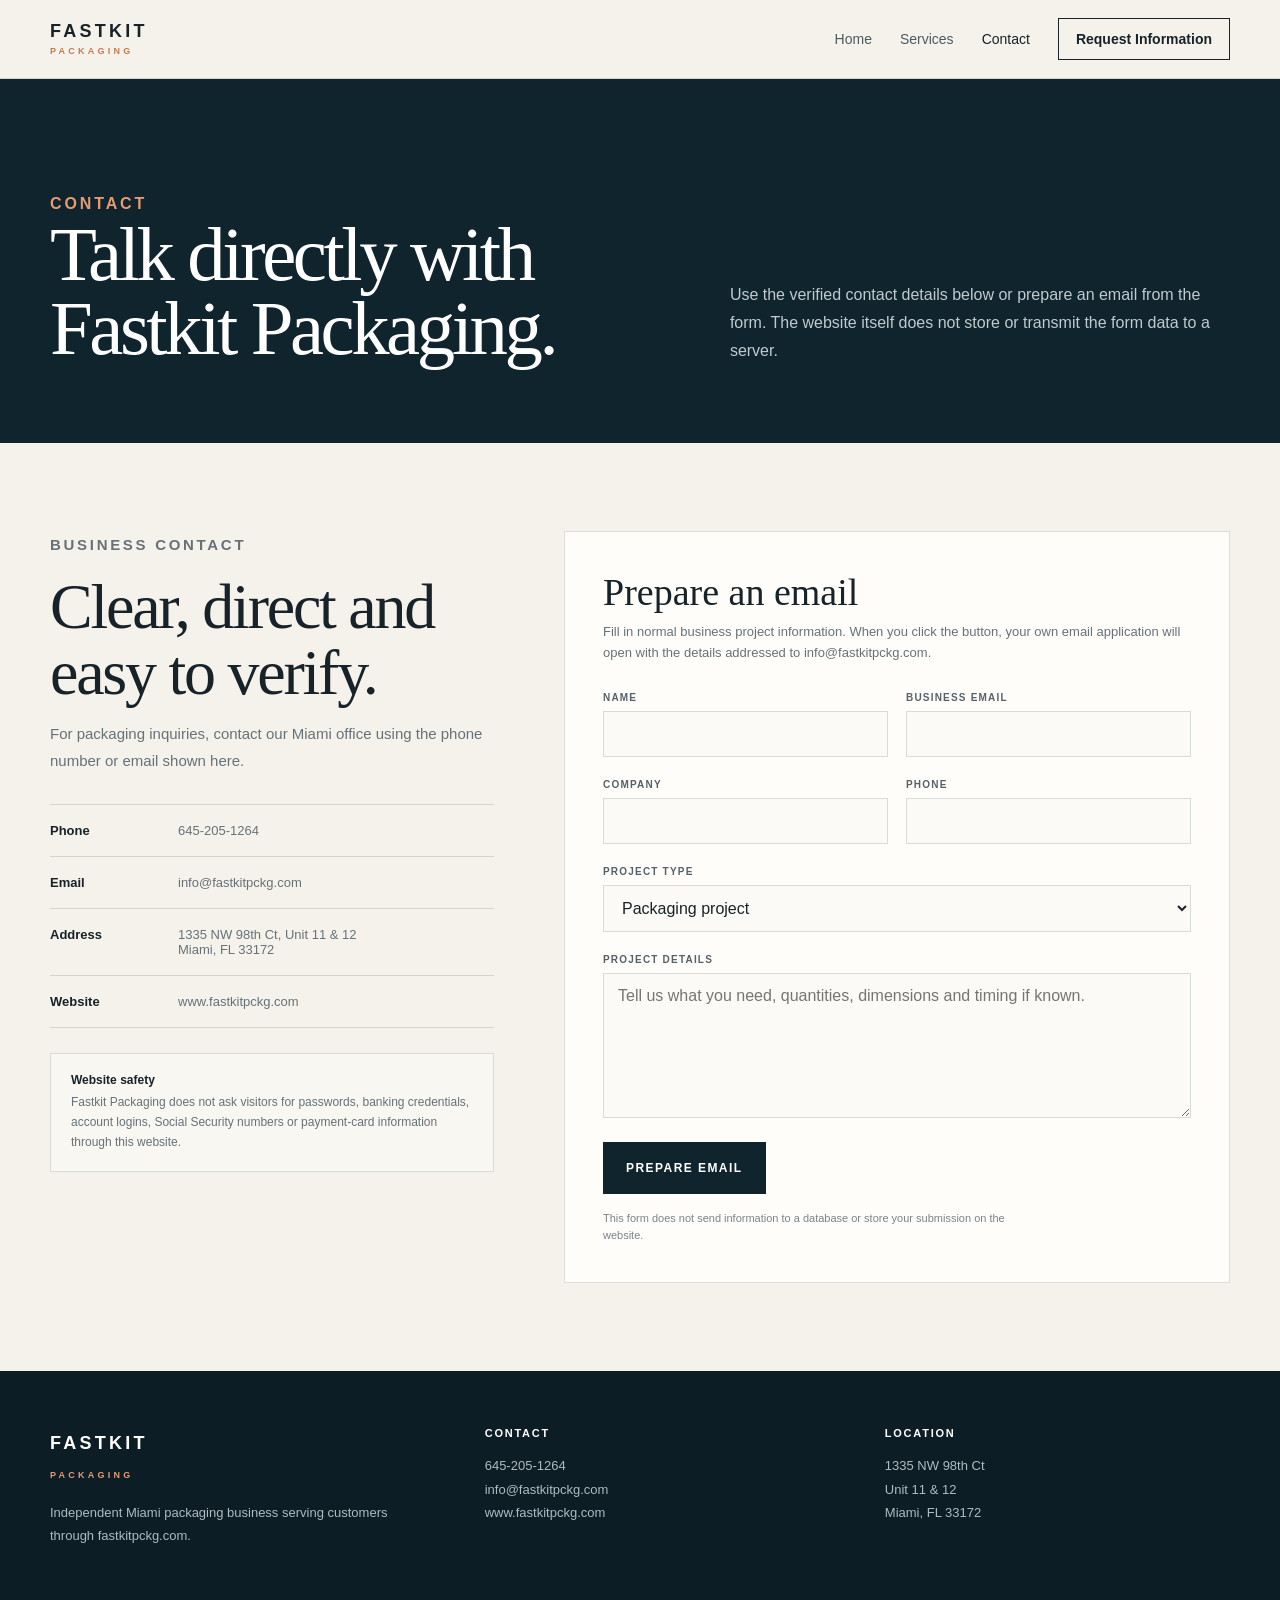
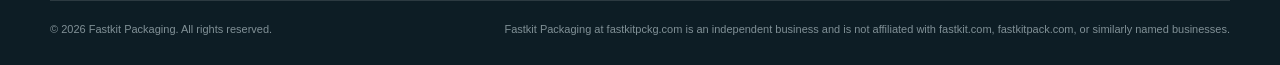
<file: contact.html>
<!doctype html><html lang="en"><head><meta charset="utf-8"><meta name="viewport" content="width=device-width,initial-scale=1"><meta name="description" content="Contact Fastkit Packaging at 645-205-1264 or info@fastkitpckg.com. Located at 1335 NW 98th Ct, Unit 11 & 12, Miami, FL 33172."><meta name="theme-color" content="#10242e"><link rel="canonical" href="https://fastkitpckg.com/contact.html"><title>Contact | Fastkit Packaging</title><style>
:root{
  --ink:#172229;
  --navy:#10242e;
  --navy2:#183743;
  --cream:#f5f2eb;
  --paper:#fffdfa;
  --mist:#e8ece8;
  --sage:#9caf9e;
  --rust:#c9794f;
  --muted:#667278;
  --line:rgba(23,34,41,.14);
  --white:#fff;
  --shadow:0 28px 70px rgba(16,36,46,.14);
  --radius:26px;
  --serif:Georgia,'Times New Roman',serif;
  --sans:Inter,ui-sans-serif,-apple-system,BlinkMacSystemFont,'Segoe UI',Arial,sans-serif;
}
*{box-sizing:border-box}
html{scroll-behavior:smooth}
body{margin:0;background:var(--cream);color:var(--ink);font-family:var(--sans);-webkit-font-smoothing:antialiased}
a{color:inherit;text-decoration:none}
img{display:block;max-width:100%}
button,input,textarea,select{font:inherit}
.container{width:min(1180px,calc(100% - 48px));margin:0 auto}
.site-header{position:sticky;top:0;z-index:50;background:rgba(245,242,235,.92);backdrop-filter:blur(14px);border-bottom:1px solid var(--line)}
.navbar{display:flex;align-items:center;justify-content:space-between;min-height:78px;gap:30px}
.wordmark{display:flex;flex-direction:column;line-height:1}
.wordmark strong{font-size:18px;letter-spacing:.18em;font-weight:800}
.wordmark span{font-size:9px;letter-spacing:.36em;color:var(--rust);font-weight:800;margin-top:7px}
.nav{display:flex;align-items:center;gap:28px;font-size:14px}
.nav a{color:#4d5a60}.nav a:hover,.nav a.active{color:var(--ink)}
.nav-cta{padding:12px 17px;border:1px solid var(--ink);color:var(--ink)!important;font-weight:700}
.menu-btn{display:none;border:0;background:transparent;font-size:25px;color:var(--ink)}
.eyebrow{text-transform:uppercase;letter-spacing:.18em;font-size:11px;font-weight:800;color:var(--rust);margin:0 0 16px}
.hero{padding:78px 0 74px;overflow:hidden}
.hero-grid{display:grid;grid-template-columns:1.02fr .98fr;gap:64px;align-items:center}
.hero h1,.page-hero h1{font-family:var(--serif);font-weight:400;letter-spacing:-.045em;line-height:.96;margin:0}
.hero h1{font-size:clamp(55px,6.5vw,92px);max-width:760px}
.hero h1 em{font-weight:400;color:var(--rust)}
.hero-copy>p:not(.eyebrow){font-size:18px;line-height:1.7;color:var(--muted);max-width:650px;margin:27px 0 31px}
.actions{display:flex;align-items:center;gap:16px;flex-wrap:wrap}
.btn{display:inline-flex;align-items:center;justify-content:center;min-height:52px;padding:0 22px;background:var(--navy);color:white;font-size:12px;text-transform:uppercase;letter-spacing:.12em;font-weight:800;border:1px solid var(--navy)}
.btn:hover{background:var(--navy2)}
.btn.secondary{background:transparent;color:var(--ink);border-color:var(--line)}
.hero-media{position:relative}
.hero-media:before{content:'';position:absolute;left:-26px;top:28px;width:38%;height:76%;background:var(--sage);opacity:.33;z-index:-1;border-radius:26px}
.hero-media img{width:100%;aspect-ratio:4/3;object-fit:cover;border-radius:30px;box-shadow:var(--shadow)}
.hero-note{position:absolute;left:-30px;bottom:28px;background:var(--paper);padding:17px 20px;box-shadow:0 18px 45px rgba(16,36,46,.14);border-left:4px solid var(--rust);max-width:260px}
.hero-note strong{display:block;font-family:var(--serif);font-size:19px;margin-bottom:4px}.hero-note span{font-size:12px;line-height:1.55;color:var(--muted)}
.trust-strip{background:var(--navy);color:#e8eeee}
.trust-grid{display:grid;grid-template-columns:repeat(3,1fr)}
.trust-item{padding:27px 28px;border-right:1px solid rgba(255,255,255,.13)}.trust-item:last-child{border-right:0}
.trust-item strong{display:block;font-size:12px;text-transform:uppercase;letter-spacing:.14em;color:#fff;margin-bottom:8px}.trust-item span{font-size:13px;line-height:1.55;color:#bdc8cc}
.section{padding:100px 0}
.section.alt{background:var(--paper)}
.section-head{display:grid;grid-template-columns:.8fr 1.2fr;gap:70px;margin-bottom:52px;align-items:end}
.section-head h2,.split-copy h2,.contact-copy h2{font-family:var(--serif);font-size:clamp(42px,5vw,68px);line-height:1.02;font-weight:400;letter-spacing:-.035em;margin:0}
.section-head p:last-child{font-size:16px;line-height:1.75;color:var(--muted);margin:0;max-width:600px}
.cards{display:grid;grid-template-columns:repeat(3,1fr);gap:20px}
.card{background:var(--paper);border:1px solid var(--line);padding:30px;min-height:270px;display:flex;flex-direction:column;justify-content:space-between;transition:.25s ease}
.card:hover{transform:translateY(-5px);box-shadow:0 20px 45px rgba(16,36,46,.08)}
.card .num{font-size:11px;letter-spacing:.12em;color:var(--rust);font-weight:800}.card h3{font-family:var(--serif);font-size:29px;font-weight:400;margin:55px 0 12px}.card p{font-size:14px;line-height:1.7;color:var(--muted);margin:0}
.split{display:grid;grid-template-columns:1fr 1fr;gap:70px;align-items:center}
.split-media{display:grid;grid-template-columns:1fr 1fr;gap:14px}.split-media img{width:100%;height:260px;object-fit:cover;border-radius:20px}.split-media img:first-child{grid-column:1/-1;height:320px}
.split-copy p{font-size:16px;line-height:1.8;color:var(--muted)}
.fact-list{margin-top:28px;border-top:1px solid var(--line)}
.fact{display:grid;grid-template-columns:140px 1fr;gap:20px;padding:18px 0;border-bottom:1px solid var(--line);font-size:13px}.fact strong{color:var(--ink)}.fact span{color:var(--muted)}
.notice{margin-top:30px;background:#eef2ef;border:1px solid #d6ded8;padding:21px 22px;font-size:13px;line-height:1.65;color:#435157}
.cta-band{background:var(--rust);color:white;padding:70px 0}
.cta-inner{display:flex;justify-content:space-between;align-items:center;gap:40px}.cta-inner h2{font-family:var(--serif);font-size:clamp(38px,5vw,65px);font-weight:400;line-height:1;margin:0;max-width:780px}.cta-inner .btn{background:white;color:var(--ink);border-color:white;flex:0 0 auto}
.footer{background:#0d1d25;color:#c9d2d6;padding:56px 0 26px}.footer-grid{display:grid;grid-template-columns:1.1fr 1fr 1fr;gap:55px}.footer h4{color:white;font-size:11px;text-transform:uppercase;letter-spacing:.16em;margin:0 0 15px}.footer p,.footer a{font-size:13px;line-height:1.8;color:#aebbc0}.footer a:hover{color:white}.footer .wordmark strong{color:white}.footer .wordmark span{color:#e59a70}.footer-bottom{border-top:1px solid rgba(255,255,255,.13);margin-top:40px;padding-top:20px;display:flex;justify-content:space-between;gap:20px;flex-wrap:wrap;font-size:11px;line-height:1.6;color:#809096}
.page-hero{background:var(--navy);color:white;padding:86px 0 78px}.page-hero-grid{display:grid;grid-template-columns:1fr .82fr;gap:70px;align-items:end}.page-hero h1{font-size:clamp(52px,6vw,82px)}.page-hero p{font-size:16px;line-height:1.75;color:#bfcbcf;max-width:570px;margin:25px 0 0}.page-hero .eyebrow{color:#e69a72}
.service-grid{display:grid;grid-template-columns:repeat(2,1fr);gap:24px}.service-card{background:var(--paper);border:1px solid var(--line);overflow:hidden}.service-card img{width:100%;height:310px;object-fit:cover}.service-card .copy{padding:29px 31px 33px}.service-card h3{font-family:var(--serif);font-size:31px;font-weight:400;margin:0 0 10px}.service-card p{font-size:14px;line-height:1.7;color:var(--muted);margin:0}
.process{display:grid;grid-template-columns:repeat(4,1fr);border:1px solid var(--line)}.step{padding:32px 27px;border-right:1px solid var(--line)}.step:last-child{border-right:0}.step span{font-size:11px;color:var(--rust);font-weight:800;letter-spacing:.1em}.step h3{font-family:var(--serif);font-size:25px;font-weight:400;margin:50px 0 10px}.step p{font-size:13px;line-height:1.65;color:var(--muted);margin:0}
.contact-section{padding:88px 0}.contact-grid{display:grid;grid-template-columns:.8fr 1.2fr;gap:70px;align-items:start}.contact-copy{position:sticky;top:110px}.contact-copy p{font-size:15px;line-height:1.8;color:var(--muted)}.contact-details{margin-top:30px;border-top:1px solid var(--line)}.contact-row{display:grid;grid-template-columns:110px 1fr;gap:18px;padding:18px 0;border-bottom:1px solid var(--line);font-size:13px}.contact-row strong{color:var(--ink)}.contact-row a,.contact-row span{color:var(--muted)}
.form-panel{background:var(--paper);border:1px solid var(--line);padding:38px}.form-panel h2{font-family:var(--serif);font-size:38px;font-weight:400;margin:0 0 8px}.form-panel>p{font-size:13px;color:var(--muted);line-height:1.6;margin:0 0 28px}.form-grid{display:grid;grid-template-columns:1fr 1fr;gap:22px 18px}.form-grid label{display:flex;flex-direction:column;gap:8px}.form-grid label.full{grid-column:1/-1}.form-grid span{font-size:10px;text-transform:uppercase;letter-spacing:.12em;font-weight:800;color:#556168}.form-grid input,.form-grid textarea,.form-grid select{width:100%;background:#fbfaf6;border:1px solid #d8dbd6;padding:13px 14px;outline:none;color:var(--ink)}.form-grid input:focus,.form-grid textarea:focus,.form-grid select:focus{border-color:var(--navy)}.form-grid textarea{min-height:145px;resize:vertical}.form-actions{display:flex;align-items:center;gap:16px;margin-top:24px;flex-wrap:wrap}.form-note{font-size:11px;line-height:1.55;color:#788389;max-width:430px}.form-status{display:none;margin-top:18px;padding:15px 17px;background:#eaf3eb;border:1px solid #bdd0c0;font-size:13px;line-height:1.6;color:#37503b}.form-status.show{display:block}
.safety-box{margin-top:25px;border:1px solid #d8dbd6;background:#f8f7f2;padding:19px 20px}.safety-box strong{display:block;font-size:12px;margin-bottom:6px}.safety-box p{font-size:12px;line-height:1.65;color:var(--muted);margin:0}
@media(max-width:900px){
 .container{width:min(100% - 32px,1180px)}.menu-btn{display:block}.nav{display:none;position:absolute;top:78px;left:16px;right:16px;background:var(--cream);border:1px solid var(--line);padding:20px;flex-direction:column;align-items:stretch}.nav.open{display:flex}.nav-cta{text-align:center}.hero-grid,.page-hero-grid,.section-head,.split,.contact-grid{grid-template-columns:1fr}.hero{padding-top:55px}.hero-media{margin-top:10px}.hero-note{left:18px}.section-head{gap:22px}.cards{grid-template-columns:1fr 1fr}.process{grid-template-columns:1fr 1fr}.step:nth-child(2){border-right:0}.step:nth-child(-n+2){border-bottom:1px solid var(--line)}.footer-grid{grid-template-columns:1fr 1fr}.footer-grid>div:first-child{grid-column:1/-1}.contact-copy{position:static}.service-card img{height:270px}
}
@media(max-width:620px){
 .container{width:min(100% - 26px,1180px)}.hero h1{font-size:50px}.hero-copy>p:not(.eyebrow){font-size:16px}.hero-note{position:static;margin-top:14px;max-width:none}.trust-grid,.cards,.service-grid,.process,.form-grid,.footer-grid{grid-template-columns:1fr}.trust-item{border-right:0;border-bottom:1px solid rgba(255,255,255,.13)}.trust-item:last-child{border-bottom:0}.section{padding:76px 0}.split-media img,.split-media img:first-child{height:230px}.split-media{grid-template-columns:1fr}.fact{grid-template-columns:1fr;gap:6px}.cta-inner{flex-direction:column;align-items:flex-start}.step{border-right:0;border-bottom:1px solid var(--line)!important}.step:last-child{border-bottom:0!important}.footer-grid>div:first-child{grid-column:auto}.form-panel{padding:26px 20px}.form-grid label.full{grid-column:auto}.page-hero{padding:67px 0}.page-hero h1{font-size:50px}.contact-section{padding:65px 0}
}
</style></head><body><header class="site-header"><div class="container navbar">
<a class="wordmark" href="index.html"><strong>FASTKIT</strong><span>PACKAGING</span></a>
<button class="menu-btn" aria-label="Open navigation" data-menu>☰</button>
<nav class="nav" data-nav><a class="" href="index.html">Home</a><a class="" href="services.html">Services</a><a class="active" href="contact.html">Contact</a><a class="nav-cta" href="contact.html">Request Information</a></nav>
</div></header><main>
<section class="page-hero"><div class="container page-hero-grid"><div><p class="eyebrow">Contact</p><h1>Talk directly with Fastkit Packaging.</h1></div><p>Use the verified contact details below or prepare an email from the form. The website itself does not store or transmit the form data to a server.</p></div></section>
<section class="contact-section"><div class="container contact-grid"><aside class="contact-copy"><p class="eyebrow">Business contact</p><h2>Clear, direct and easy to verify.</h2><p>For packaging inquiries, contact our Miami office using the phone number or email shown here.</p><div class="contact-details"><div class="contact-row"><strong>Phone</strong><a href="tel:+16452051264">645-205-1264</a></div><div class="contact-row"><strong>Email</strong><a href="mailto:info@fastkitpckg.com">info@fastkitpckg.com</a></div><div class="contact-row"><strong>Address</strong><span>1335 NW 98th Ct, Unit 11 &amp; 12<br>Miami, FL 33172</span></div><div class="contact-row"><strong>Website</strong><a href="https://www.fastkitpckg.com">www.fastkitpckg.com</a></div></div><div class="safety-box"><strong>Website safety</strong><p>Fastkit Packaging does not ask visitors for passwords, banking credentials, account logins, Social Security numbers or payment-card information through this website.</p></div></aside>
<div class="form-panel"><h2>Prepare an email</h2><p>Fill in normal business project information. When you click the button, your own email application will open with the details addressed to info@fastkitpckg.com.</p><form id="contactForm"><div class="form-grid"><label><span>Name</span><input name="name" required></label><label><span>Business email</span><input type="email" name="email" required></label><label><span>Company</span><input name="company"></label><label><span>Phone</span><input name="phone"></label><label class="full"><span>Project type</span><select name="type"><option>Packaging project</option><option>Product or promotional kit</option><option>Retail or product packaging</option><option>Business packaging project</option><option>Other</option></select></label><label class="full"><span>Project details</span><textarea name="message" required placeholder="Tell us what you need, quantities, dimensions and timing if known."></textarea></label></div><div class="form-actions"><button class="btn" type="submit">Prepare email</button><span class="form-note">This form does not send information to a database or store your submission on the website.</span></div><div class="form-status" id="status">Your email application should open with the message prepared. If it does not, email us directly at info@fastkitpckg.com.</div></form></div></div></section>
</main><footer class="footer"><div class="container">
<div class="footer-grid">
  <div><a class="wordmark" href="index.html"><strong>FASTKIT</strong><span>PACKAGING</span></a><p style="max-width:360px;margin-top:18px">Independent Miami packaging business serving customers through fastkitpckg.com.</p></div>
  <div><h4>Contact</h4><p><a href="tel:+16452051264">645-205-1264</a><br><a href="mailto:info@fastkitpckg.com">info@fastkitpckg.com</a><br><a href="https://www.fastkitpckg.com">www.fastkitpckg.com</a></p></div>
  <div><h4>Location</h4><p>1335 NW 98th Ct<br>Unit 11 &amp; 12<br>Miami, FL 33172</p></div>
</div>
<div class="footer-bottom"><span>© 2026 Fastkit Packaging. All rights reserved.</span><span>Fastkit Packaging at fastkitpckg.com is an independent business and is not affiliated with fastkit.com, fastkitpack.com, or similarly named businesses.</span></div>
</div></footer><script>const b=document.querySelector('[data-menu]'),n=document.querySelector('[data-nav]');if(b&&n){b.addEventListener('click',()=>n.classList.toggle('open'));}</script><script>const f=document.getElementById('contactForm');if(f){f.addEventListener('submit',function(e){e.preventDefault();const d=new FormData(f);const subject='Packaging inquiry - '+(d.get('company')||d.get('name')||'Website');const body=['Name: '+d.get('name'),'Business email: '+d.get('email'),'Company: '+(d.get('company')||''),'Phone: '+(d.get('phone')||''),'Project type: '+d.get('type'),'','Project details:',''+d.get('message')].join('\n');document.getElementById('status').classList.add('show');window.location.href='mailto:info@fastkitpckg.com?subject='+encodeURIComponent(subject)+'&body='+encodeURIComponent(body);});}</script></body></html>
</file>
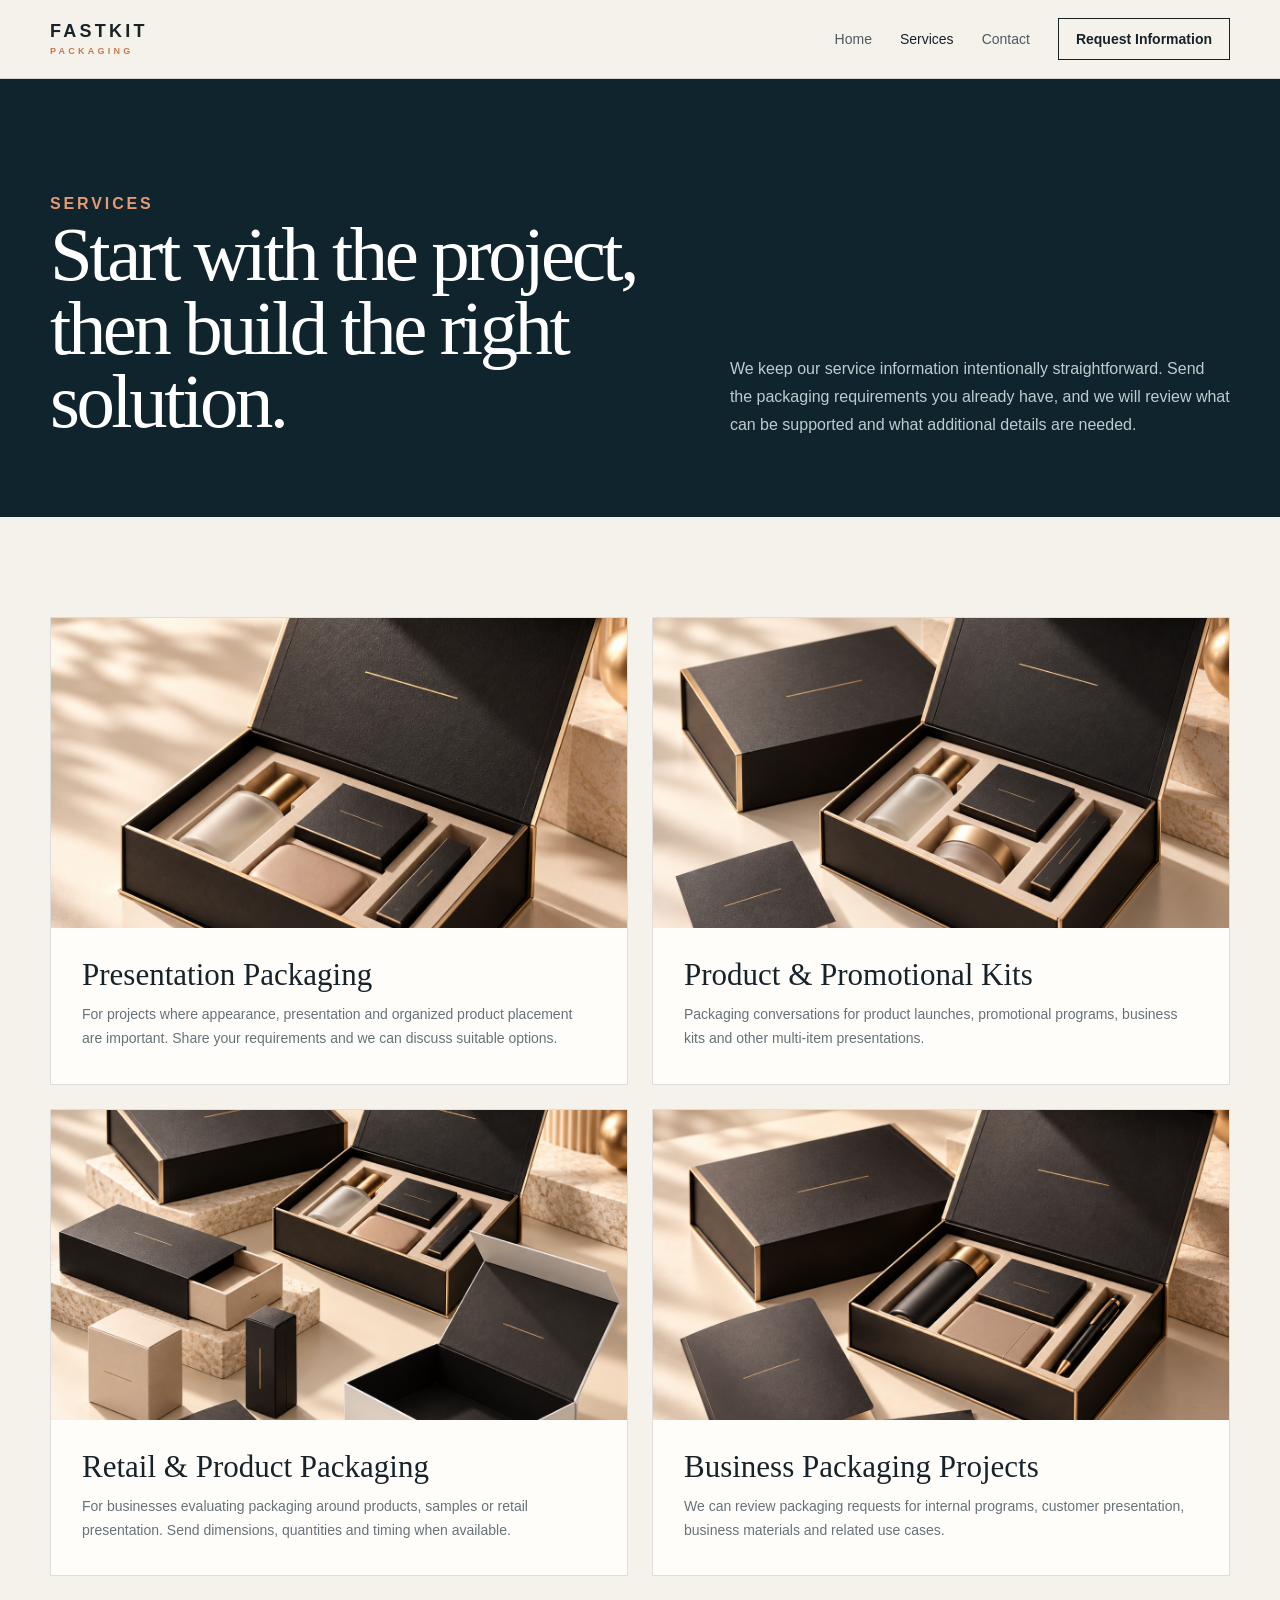
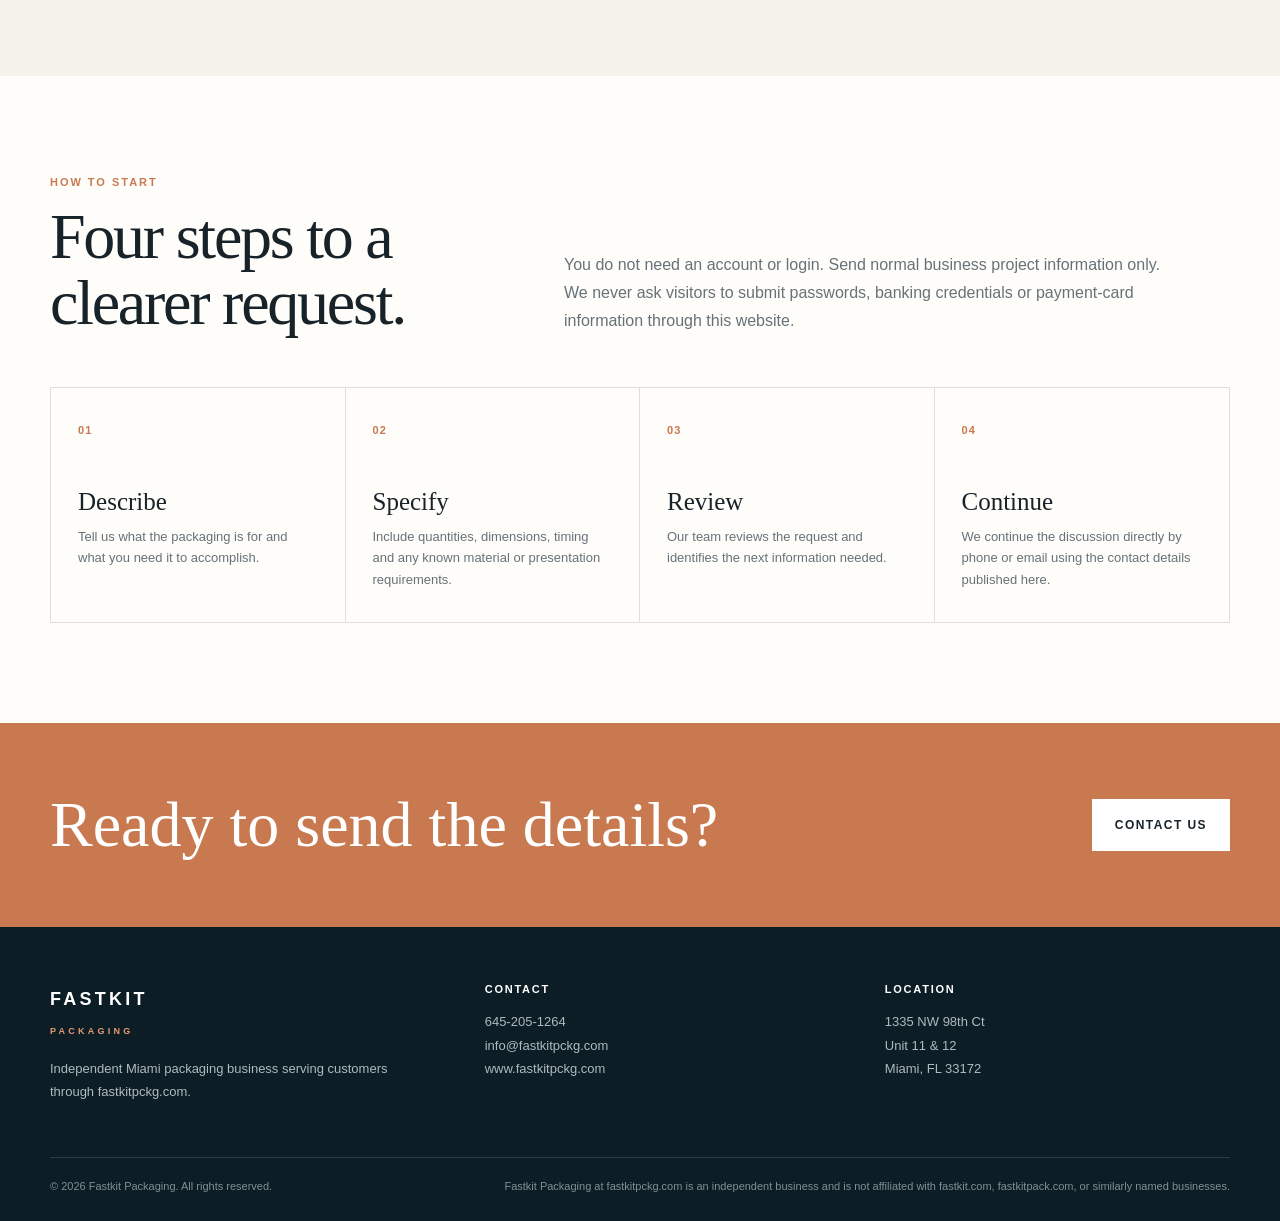
<file: services.html>
<!doctype html><html lang="en"><head><meta charset="utf-8"><meta name="viewport" content="width=device-width,initial-scale=1"><meta name="description" content="Packaging project information and services from Fastkit Packaging in Miami, Florida."><meta name="theme-color" content="#10242e"><link rel="canonical" href="https://fastkitpckg.com/services.html"><title>Services | Fastkit Packaging</title><style>
:root{
  --ink:#172229;
  --navy:#10242e;
  --navy2:#183743;
  --cream:#f5f2eb;
  --paper:#fffdfa;
  --mist:#e8ece8;
  --sage:#9caf9e;
  --rust:#c9794f;
  --muted:#667278;
  --line:rgba(23,34,41,.14);
  --white:#fff;
  --shadow:0 28px 70px rgba(16,36,46,.14);
  --radius:26px;
  --serif:Georgia,'Times New Roman',serif;
  --sans:Inter,ui-sans-serif,-apple-system,BlinkMacSystemFont,'Segoe UI',Arial,sans-serif;
}
*{box-sizing:border-box}
html{scroll-behavior:smooth}
body{margin:0;background:var(--cream);color:var(--ink);font-family:var(--sans);-webkit-font-smoothing:antialiased}
a{color:inherit;text-decoration:none}
img{display:block;max-width:100%}
button,input,textarea,select{font:inherit}
.container{width:min(1180px,calc(100% - 48px));margin:0 auto}
.site-header{position:sticky;top:0;z-index:50;background:rgba(245,242,235,.92);backdrop-filter:blur(14px);border-bottom:1px solid var(--line)}
.navbar{display:flex;align-items:center;justify-content:space-between;min-height:78px;gap:30px}
.wordmark{display:flex;flex-direction:column;line-height:1}
.wordmark strong{font-size:18px;letter-spacing:.18em;font-weight:800}
.wordmark span{font-size:9px;letter-spacing:.36em;color:var(--rust);font-weight:800;margin-top:7px}
.nav{display:flex;align-items:center;gap:28px;font-size:14px}
.nav a{color:#4d5a60}.nav a:hover,.nav a.active{color:var(--ink)}
.nav-cta{padding:12px 17px;border:1px solid var(--ink);color:var(--ink)!important;font-weight:700}
.menu-btn{display:none;border:0;background:transparent;font-size:25px;color:var(--ink)}
.eyebrow{text-transform:uppercase;letter-spacing:.18em;font-size:11px;font-weight:800;color:var(--rust);margin:0 0 16px}
.hero{padding:78px 0 74px;overflow:hidden}
.hero-grid{display:grid;grid-template-columns:1.02fr .98fr;gap:64px;align-items:center}
.hero h1,.page-hero h1{font-family:var(--serif);font-weight:400;letter-spacing:-.045em;line-height:.96;margin:0}
.hero h1{font-size:clamp(55px,6.5vw,92px);max-width:760px}
.hero h1 em{font-weight:400;color:var(--rust)}
.hero-copy>p:not(.eyebrow){font-size:18px;line-height:1.7;color:var(--muted);max-width:650px;margin:27px 0 31px}
.actions{display:flex;align-items:center;gap:16px;flex-wrap:wrap}
.btn{display:inline-flex;align-items:center;justify-content:center;min-height:52px;padding:0 22px;background:var(--navy);color:white;font-size:12px;text-transform:uppercase;letter-spacing:.12em;font-weight:800;border:1px solid var(--navy)}
.btn:hover{background:var(--navy2)}
.btn.secondary{background:transparent;color:var(--ink);border-color:var(--line)}
.hero-media{position:relative}
.hero-media:before{content:'';position:absolute;left:-26px;top:28px;width:38%;height:76%;background:var(--sage);opacity:.33;z-index:-1;border-radius:26px}
.hero-media img{width:100%;aspect-ratio:4/3;object-fit:cover;border-radius:30px;box-shadow:var(--shadow)}
.hero-note{position:absolute;left:-30px;bottom:28px;background:var(--paper);padding:17px 20px;box-shadow:0 18px 45px rgba(16,36,46,.14);border-left:4px solid var(--rust);max-width:260px}
.hero-note strong{display:block;font-family:var(--serif);font-size:19px;margin-bottom:4px}.hero-note span{font-size:12px;line-height:1.55;color:var(--muted)}
.trust-strip{background:var(--navy);color:#e8eeee}
.trust-grid{display:grid;grid-template-columns:repeat(3,1fr)}
.trust-item{padding:27px 28px;border-right:1px solid rgba(255,255,255,.13)}.trust-item:last-child{border-right:0}
.trust-item strong{display:block;font-size:12px;text-transform:uppercase;letter-spacing:.14em;color:#fff;margin-bottom:8px}.trust-item span{font-size:13px;line-height:1.55;color:#bdc8cc}
.section{padding:100px 0}
.section.alt{background:var(--paper)}
.section-head{display:grid;grid-template-columns:.8fr 1.2fr;gap:70px;margin-bottom:52px;align-items:end}
.section-head h2,.split-copy h2,.contact-copy h2{font-family:var(--serif);font-size:clamp(42px,5vw,68px);line-height:1.02;font-weight:400;letter-spacing:-.035em;margin:0}
.section-head p:last-child{font-size:16px;line-height:1.75;color:var(--muted);margin:0;max-width:600px}
.cards{display:grid;grid-template-columns:repeat(3,1fr);gap:20px}
.card{background:var(--paper);border:1px solid var(--line);padding:30px;min-height:270px;display:flex;flex-direction:column;justify-content:space-between;transition:.25s ease}
.card:hover{transform:translateY(-5px);box-shadow:0 20px 45px rgba(16,36,46,.08)}
.card .num{font-size:11px;letter-spacing:.12em;color:var(--rust);font-weight:800}.card h3{font-family:var(--serif);font-size:29px;font-weight:400;margin:55px 0 12px}.card p{font-size:14px;line-height:1.7;color:var(--muted);margin:0}
.split{display:grid;grid-template-columns:1fr 1fr;gap:70px;align-items:center}
.split-media{display:grid;grid-template-columns:1fr 1fr;gap:14px}.split-media img{width:100%;height:260px;object-fit:cover;border-radius:20px}.split-media img:first-child{grid-column:1/-1;height:320px}
.split-copy p{font-size:16px;line-height:1.8;color:var(--muted)}
.fact-list{margin-top:28px;border-top:1px solid var(--line)}
.fact{display:grid;grid-template-columns:140px 1fr;gap:20px;padding:18px 0;border-bottom:1px solid var(--line);font-size:13px}.fact strong{color:var(--ink)}.fact span{color:var(--muted)}
.notice{margin-top:30px;background:#eef2ef;border:1px solid #d6ded8;padding:21px 22px;font-size:13px;line-height:1.65;color:#435157}
.cta-band{background:var(--rust);color:white;padding:70px 0}
.cta-inner{display:flex;justify-content:space-between;align-items:center;gap:40px}.cta-inner h2{font-family:var(--serif);font-size:clamp(38px,5vw,65px);font-weight:400;line-height:1;margin:0;max-width:780px}.cta-inner .btn{background:white;color:var(--ink);border-color:white;flex:0 0 auto}
.footer{background:#0d1d25;color:#c9d2d6;padding:56px 0 26px}.footer-grid{display:grid;grid-template-columns:1.1fr 1fr 1fr;gap:55px}.footer h4{color:white;font-size:11px;text-transform:uppercase;letter-spacing:.16em;margin:0 0 15px}.footer p,.footer a{font-size:13px;line-height:1.8;color:#aebbc0}.footer a:hover{color:white}.footer .wordmark strong{color:white}.footer .wordmark span{color:#e59a70}.footer-bottom{border-top:1px solid rgba(255,255,255,.13);margin-top:40px;padding-top:20px;display:flex;justify-content:space-between;gap:20px;flex-wrap:wrap;font-size:11px;line-height:1.6;color:#809096}
.page-hero{background:var(--navy);color:white;padding:86px 0 78px}.page-hero-grid{display:grid;grid-template-columns:1fr .82fr;gap:70px;align-items:end}.page-hero h1{font-size:clamp(52px,6vw,82px)}.page-hero p{font-size:16px;line-height:1.75;color:#bfcbcf;max-width:570px;margin:25px 0 0}.page-hero .eyebrow{color:#e69a72}
.service-grid{display:grid;grid-template-columns:repeat(2,1fr);gap:24px}.service-card{background:var(--paper);border:1px solid var(--line);overflow:hidden}.service-card img{width:100%;height:310px;object-fit:cover}.service-card .copy{padding:29px 31px 33px}.service-card h3{font-family:var(--serif);font-size:31px;font-weight:400;margin:0 0 10px}.service-card p{font-size:14px;line-height:1.7;color:var(--muted);margin:0}
.process{display:grid;grid-template-columns:repeat(4,1fr);border:1px solid var(--line)}.step{padding:32px 27px;border-right:1px solid var(--line)}.step:last-child{border-right:0}.step span{font-size:11px;color:var(--rust);font-weight:800;letter-spacing:.1em}.step h3{font-family:var(--serif);font-size:25px;font-weight:400;margin:50px 0 10px}.step p{font-size:13px;line-height:1.65;color:var(--muted);margin:0}
.contact-section{padding:88px 0}.contact-grid{display:grid;grid-template-columns:.8fr 1.2fr;gap:70px;align-items:start}.contact-copy{position:sticky;top:110px}.contact-copy p{font-size:15px;line-height:1.8;color:var(--muted)}.contact-details{margin-top:30px;border-top:1px solid var(--line)}.contact-row{display:grid;grid-template-columns:110px 1fr;gap:18px;padding:18px 0;border-bottom:1px solid var(--line);font-size:13px}.contact-row strong{color:var(--ink)}.contact-row a,.contact-row span{color:var(--muted)}
.form-panel{background:var(--paper);border:1px solid var(--line);padding:38px}.form-panel h2{font-family:var(--serif);font-size:38px;font-weight:400;margin:0 0 8px}.form-panel>p{font-size:13px;color:var(--muted);line-height:1.6;margin:0 0 28px}.form-grid{display:grid;grid-template-columns:1fr 1fr;gap:22px 18px}.form-grid label{display:flex;flex-direction:column;gap:8px}.form-grid label.full{grid-column:1/-1}.form-grid span{font-size:10px;text-transform:uppercase;letter-spacing:.12em;font-weight:800;color:#556168}.form-grid input,.form-grid textarea,.form-grid select{width:100%;background:#fbfaf6;border:1px solid #d8dbd6;padding:13px 14px;outline:none;color:var(--ink)}.form-grid input:focus,.form-grid textarea:focus,.form-grid select:focus{border-color:var(--navy)}.form-grid textarea{min-height:145px;resize:vertical}.form-actions{display:flex;align-items:center;gap:16px;margin-top:24px;flex-wrap:wrap}.form-note{font-size:11px;line-height:1.55;color:#788389;max-width:430px}.form-status{display:none;margin-top:18px;padding:15px 17px;background:#eaf3eb;border:1px solid #bdd0c0;font-size:13px;line-height:1.6;color:#37503b}.form-status.show{display:block}
.safety-box{margin-top:25px;border:1px solid #d8dbd6;background:#f8f7f2;padding:19px 20px}.safety-box strong{display:block;font-size:12px;margin-bottom:6px}.safety-box p{font-size:12px;line-height:1.65;color:var(--muted);margin:0}
@media(max-width:900px){
 .container{width:min(100% - 32px,1180px)}.menu-btn{display:block}.nav{display:none;position:absolute;top:78px;left:16px;right:16px;background:var(--cream);border:1px solid var(--line);padding:20px;flex-direction:column;align-items:stretch}.nav.open{display:flex}.nav-cta{text-align:center}.hero-grid,.page-hero-grid,.section-head,.split,.contact-grid{grid-template-columns:1fr}.hero{padding-top:55px}.hero-media{margin-top:10px}.hero-note{left:18px}.section-head{gap:22px}.cards{grid-template-columns:1fr 1fr}.process{grid-template-columns:1fr 1fr}.step:nth-child(2){border-right:0}.step:nth-child(-n+2){border-bottom:1px solid var(--line)}.footer-grid{grid-template-columns:1fr 1fr}.footer-grid>div:first-child{grid-column:1/-1}.contact-copy{position:static}.service-card img{height:270px}
}
@media(max-width:620px){
 .container{width:min(100% - 26px,1180px)}.hero h1{font-size:50px}.hero-copy>p:not(.eyebrow){font-size:16px}.hero-note{position:static;margin-top:14px;max-width:none}.trust-grid,.cards,.service-grid,.process,.form-grid,.footer-grid{grid-template-columns:1fr}.trust-item{border-right:0;border-bottom:1px solid rgba(255,255,255,.13)}.trust-item:last-child{border-bottom:0}.section{padding:76px 0}.split-media img,.split-media img:first-child{height:230px}.split-media{grid-template-columns:1fr}.fact{grid-template-columns:1fr;gap:6px}.cta-inner{flex-direction:column;align-items:flex-start}.step{border-right:0;border-bottom:1px solid var(--line)!important}.step:last-child{border-bottom:0!important}.footer-grid>div:first-child{grid-column:auto}.form-panel{padding:26px 20px}.form-grid label.full{grid-column:auto}.page-hero{padding:67px 0}.page-hero h1{font-size:50px}.contact-section{padding:65px 0}
}
</style></head><body><header class="site-header"><div class="container navbar">
<a class="wordmark" href="index.html"><strong>FASTKIT</strong><span>PACKAGING</span></a>
<button class="menu-btn" aria-label="Open navigation" data-menu>☰</button>
<nav class="nav" data-nav><a class="" href="index.html">Home</a><a class="active" href="services.html">Services</a><a class="" href="contact.html">Contact</a><a class="nav-cta" href="contact.html">Request Information</a></nav>
</div></header><main>
<section class="page-hero"><div class="container page-hero-grid"><div><p class="eyebrow">Services</p><h1>Start with the project, then build the right solution.</h1></div><p>We keep our service information intentionally straightforward. Send the packaging requirements you already have, and we will review what can be supported and what additional details are needed.</p></div></section>
<section class="section"><div class="container"><div class="service-grid">
 <article class="service-card"><img src="rigid-box.png" alt="Presentation packaging example"><div class="copy"><h3>Presentation Packaging</h3><p>For projects where appearance, presentation and organized product placement are important. Share your requirements and we can discuss suitable options.</p></div></article>
 <article class="service-card"><img src="pr-kit.png" alt="Product kit packaging example"><div class="copy"><h3>Product &amp; Promotional Kits</h3><p>Packaging conversations for product launches, promotional programs, business kits and other multi-item presentations.</p></div></article>
 <article class="service-card"><img src="retail-packaging.png" alt="Retail packaging example"><div class="copy"><h3>Retail &amp; Product Packaging</h3><p>For businesses evaluating packaging around products, samples or retail presentation. Send dimensions, quantities and timing when available.</p></div></article>
 <article class="service-card"><img src="corporate-kit.png" alt="Corporate kit packaging example"><div class="copy"><h3>Business Packaging Projects</h3><p>We can review packaging requests for internal programs, customer presentation, business materials and related use cases.</p></div></article>
</div></div></section>
<section class="section alt"><div class="container"><div class="section-head"><div><p class="eyebrow">How to start</p><h2>Four steps to a clearer request.</h2></div><p>You do not need an account or login. Send normal business project information only. We never ask visitors to submit passwords, banking credentials or payment-card information through this website.</p></div><div class="process"><div class="step"><span>01</span><h3>Describe</h3><p>Tell us what the packaging is for and what you need it to accomplish.</p></div><div class="step"><span>02</span><h3>Specify</h3><p>Include quantities, dimensions, timing and any known material or presentation requirements.</p></div><div class="step"><span>03</span><h3>Review</h3><p>Our team reviews the request and identifies the next information needed.</p></div><div class="step"><span>04</span><h3>Continue</h3><p>We continue the discussion directly by phone or email using the contact details published here.</p></div></div></div></section>
<section class="cta-band"><div class="container cta-inner"><h2>Ready to send the details?</h2><a class="btn" href="contact.html">Contact us</a></div></section>
</main><footer class="footer"><div class="container">
<div class="footer-grid">
  <div><a class="wordmark" href="index.html"><strong>FASTKIT</strong><span>PACKAGING</span></a><p style="max-width:360px;margin-top:18px">Independent Miami packaging business serving customers through fastkitpckg.com.</p></div>
  <div><h4>Contact</h4><p><a href="tel:+16452051264">645-205-1264</a><br><a href="mailto:info@fastkitpckg.com">info@fastkitpckg.com</a><br><a href="https://www.fastkitpckg.com">www.fastkitpckg.com</a></p></div>
  <div><h4>Location</h4><p>1335 NW 98th Ct<br>Unit 11 &amp; 12<br>Miami, FL 33172</p></div>
</div>
<div class="footer-bottom"><span>© 2026 Fastkit Packaging. All rights reserved.</span><span>Fastkit Packaging at fastkitpckg.com is an independent business and is not affiliated with fastkit.com, fastkitpack.com, or similarly named businesses.</span></div>
</div></footer><script>const b=document.querySelector('[data-menu]'),n=document.querySelector('[data-nav]');if(b&&n){b.addEventListener('click',()=>n.classList.toggle('open'));}</script></body></html>
</file>
